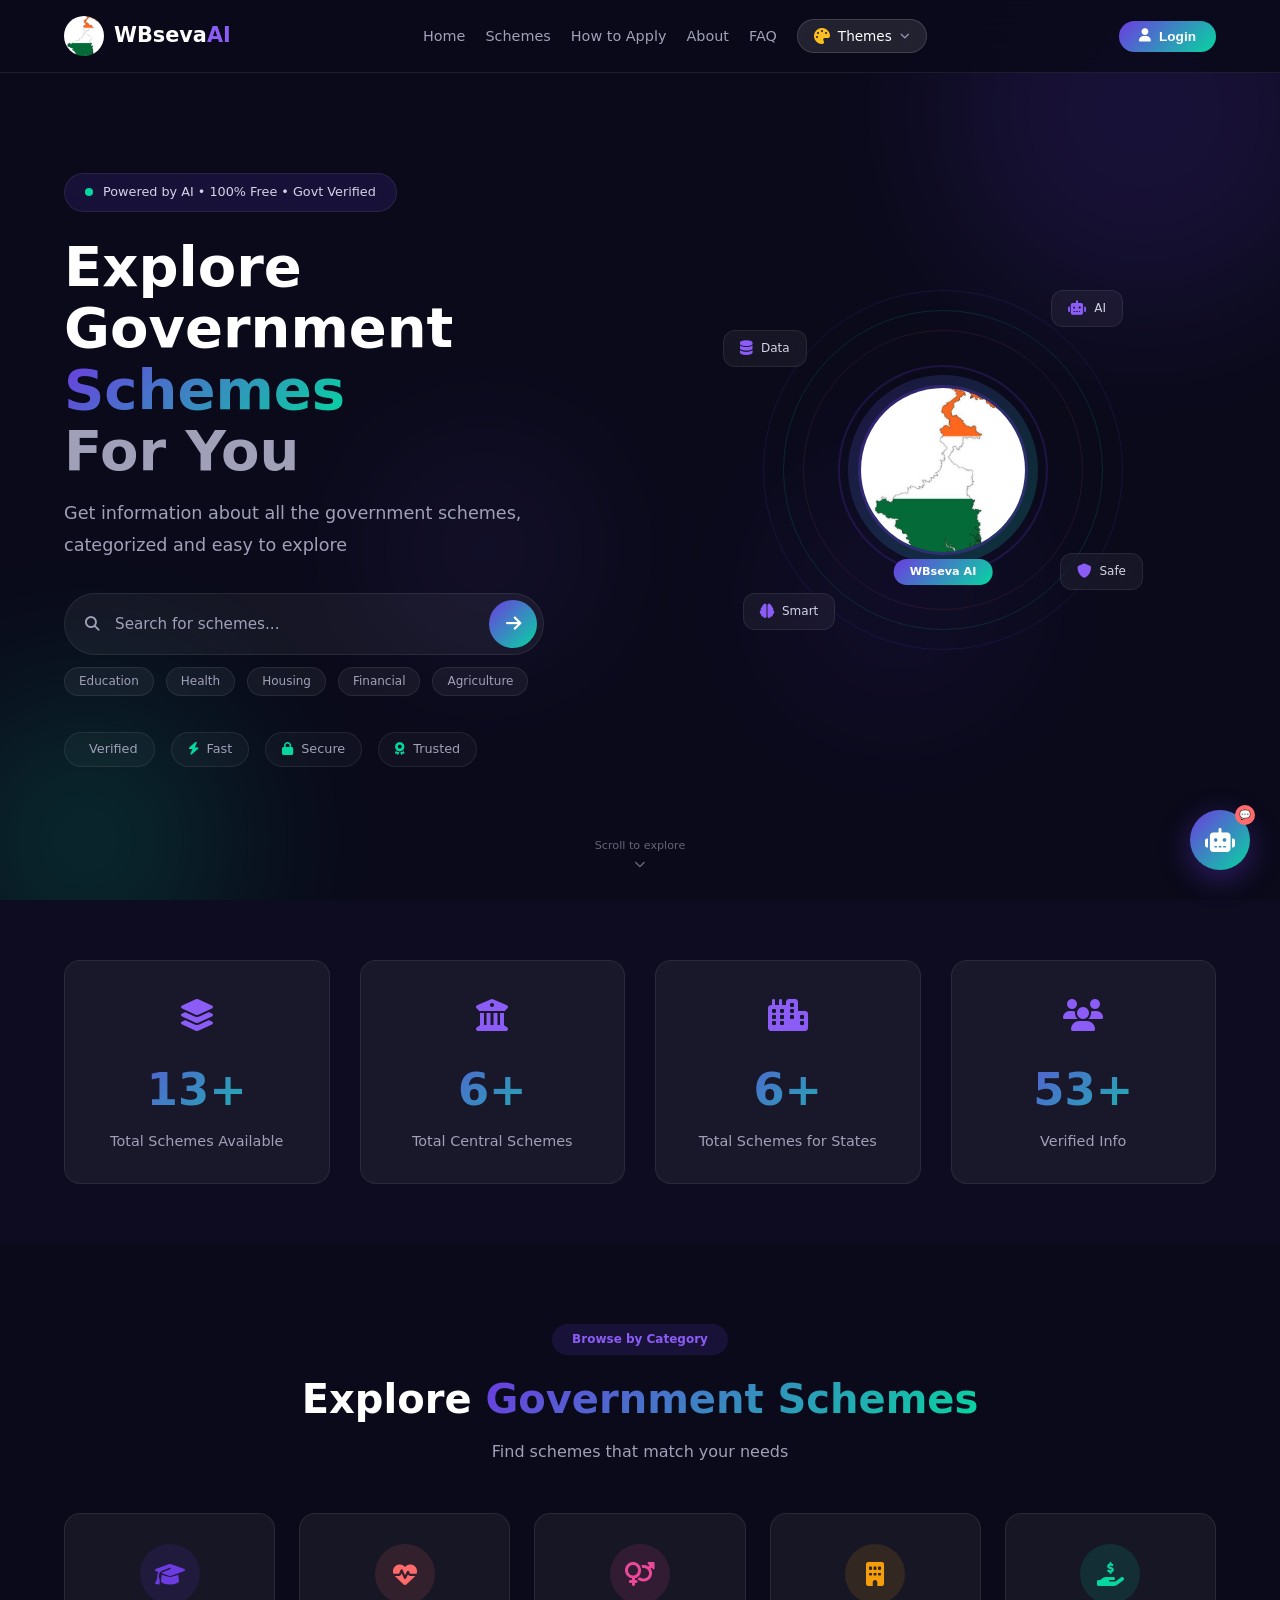
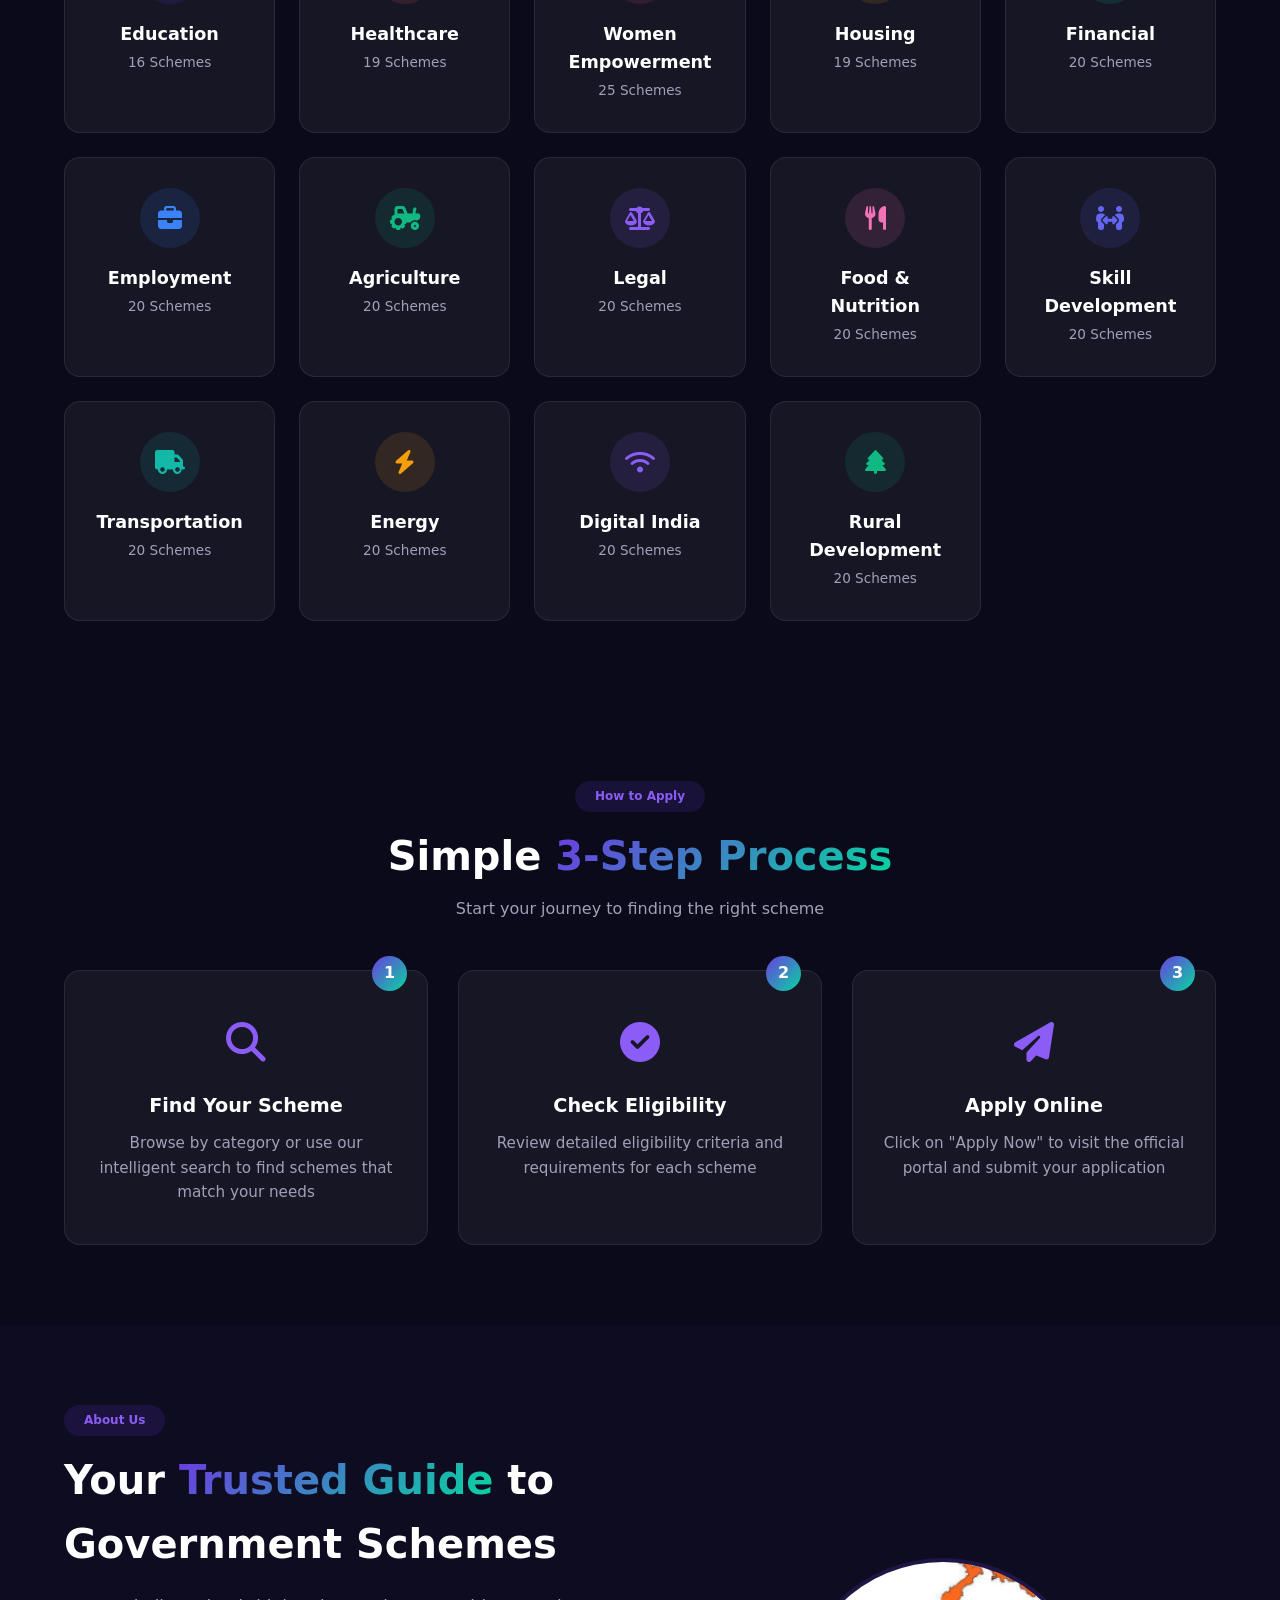
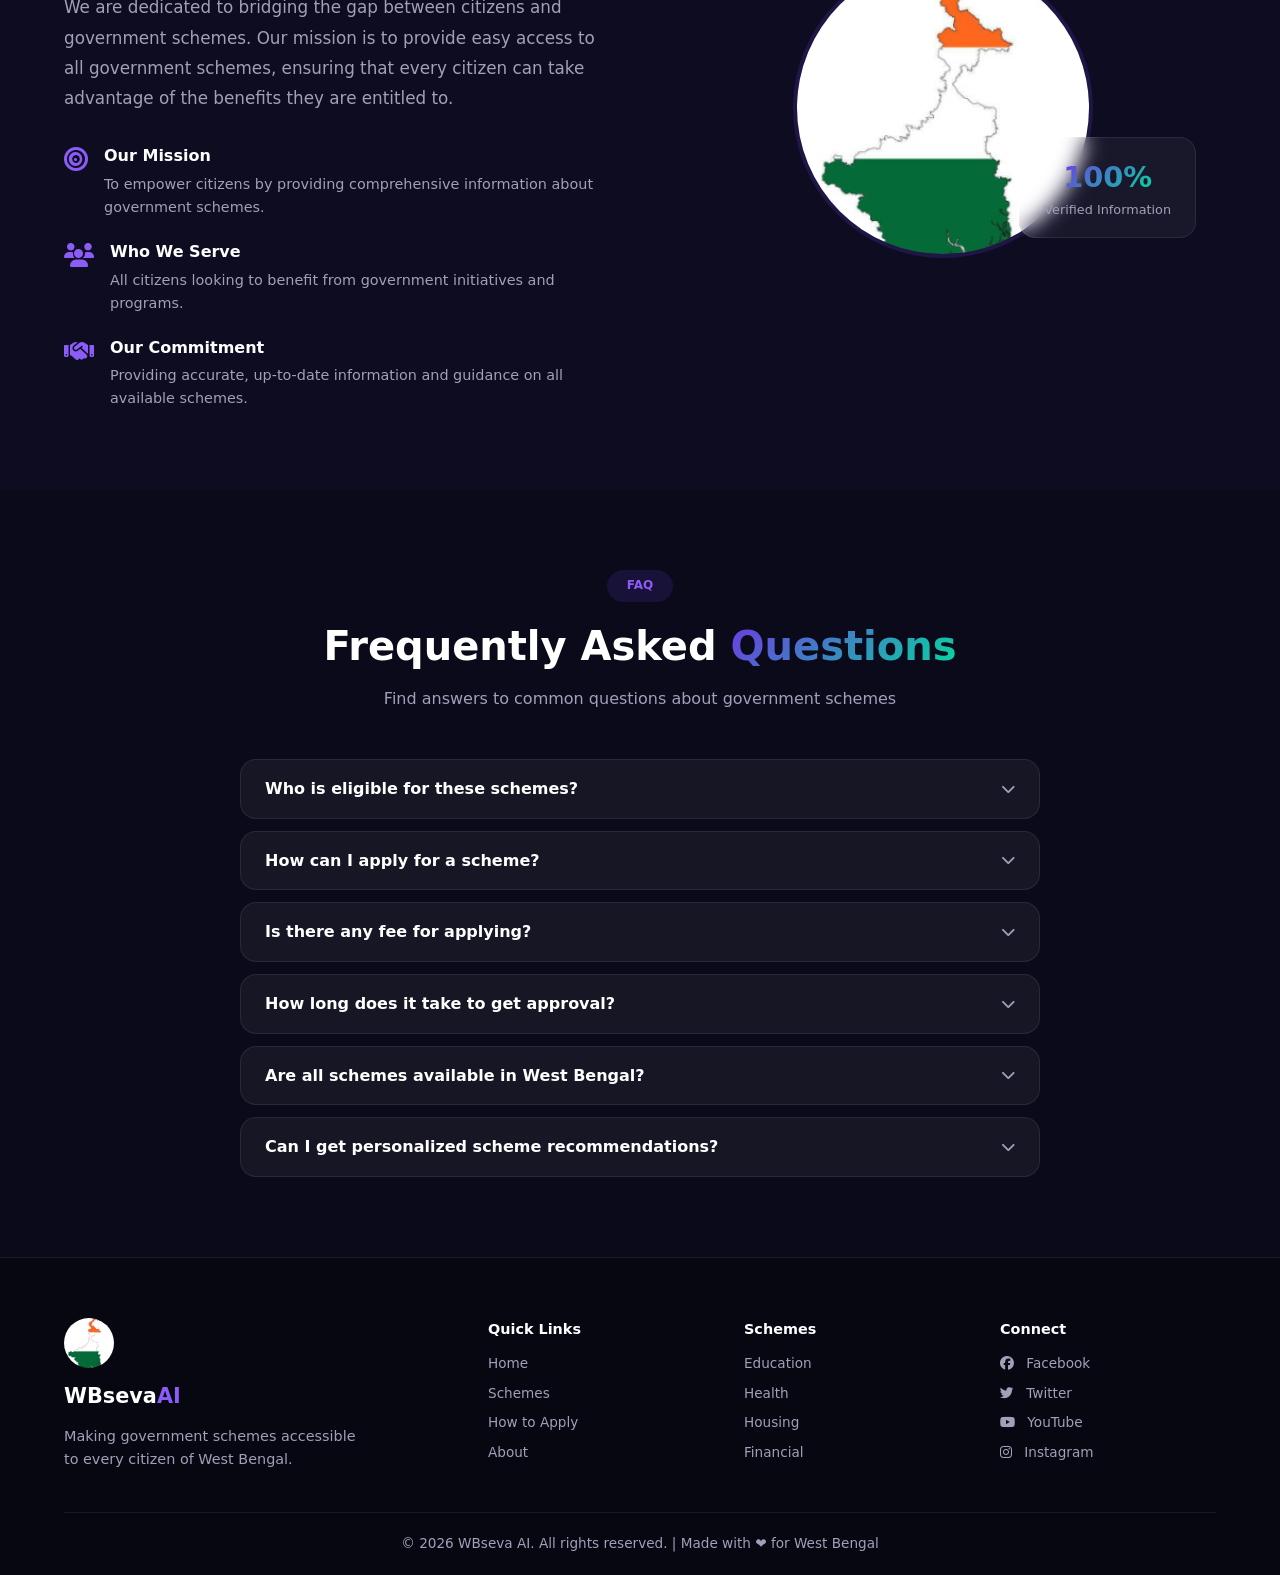
<file: index.html>
<!DOCTYPE html>
<html lang="en">
<head>
    <meta charset="UTF-8" />
    <meta name="viewport" content="width=device-width, initial-scale=1.0" />
    <title>WBseva AI - Government Schemes Portal</title>
    <link rel="stylesheet" href="https://cdnjs.cloudflare.com/ajax/libs/font-awesome/6.5.0/css/all.min.css" />
    <link rel="stylesheet" href="style.css" />
    <meta http-equiv="Cache-Control" content="no-cache, no-store, must-revalidate" />
    <meta http-equiv="Pragma" content="no-cache" />
    <meta http-equiv="Expires" content="0" />
</head>
<body>

    <!-- ==================== NAVBAR ==================== -->
    <nav class="navbar">
        <div class="nav-container">
            <div class="nav-brand">
                <img src="wbmap.png" alt="WBseva" class="nav-logo" />
                <span>WBseva<span class="brand-highlight">AI</span></span>
            </div>
            <ul class="nav-links">
                <li><a href="#home" class="active">Home</a></li>
                <li><a href="#schemes">Schemes</a></li>
                <li><a href="#how-to-apply">How to Apply</a></li>
                <li><a href="#about">About</a></li>
                <li><a href="#faq">FAQ</a></li>
                <!-- THEME BUTTON IN NAVBAR -->
                <li class="theme-nav-item">
                    <button class="theme-btn" id="themeToggleBtn">
                        <i class="fas fa-palette"></i>
                        <span>Themes</span>
                        <i class="fas fa-chevron-down theme-arrow-icon"></i>
                    </button>
                    <ul class="theme-dropdown" id="themeDropdown">
                        <li data-theme="default" class="active">
                            <span class="theme-color default"></span> Default
                        </li>
                        <li data-theme="blue">
                            <span class="theme-color blue"></span> Blue
                        </li>
                        <li data-theme="green">
                            <span class="theme-color green"></span> Green
                        </li>
                        <li data-theme="purple">
                            <span class="theme-color purple"></span> Purple
                        </li>
                        <li data-theme="orange">
                            <span class="theme-color orange"></span> Orange
                        </li>
                        <li data-theme="pink">
                            <span class="theme-color pink"></span> Pink
                        </li>
                        <li data-theme="red">
                            <span class="theme-color red"></span> Red
                        </li>
                        <li data-theme="teal">
                            <span class="theme-color teal"></span> Teal
                        </li>
                    </ul>
                </li>
            </ul>
            <div class="nav-actions">
                <button class="btn-login"><i class="fas fa-user"></i> <span>Login</span></button>
                <button class="nav-toggle" id="navToggle">
                    <i class="fas fa-bars"></i>
                </button>
            </div>
        </div>
    </nav>

    <!-- ==================== HERO SECTION ==================== -->
    <section class="hero" id="home">
        <div class="hero-bg">
            <div class="orb orb-1"></div>
            <div class="orb orb-2"></div>
            <div class="orb orb-3"></div>
            <div class="orb orb-4"></div>
        </div>

        <div class="hero-container">
            <div class="hero-content">
                <div class="hero-badge">
                    <span class="badge-dot"></span>
                    <span>Powered by AI • 100% Free • Govt Verified</span>
                </div>

                <h1 class="hero-title">
                    Explore Government
                    <span class="gradient-text">Schemes</span>
                    <span class="hero-subtitle">For You</span>
                </h1>

                <p class="hero-description">
                    Get information about all the government schemes, categorized and easy to explore
                </p>

                <!-- Search Bar -->
                <div class="hero-search">
                    <div class="search-box">
                        <i class="fas fa-search search-icon"></i>
                        <input type="text" placeholder="Search for schemes..." class="search-input" id="searchInput" />
                        <button class="search-btn" id="searchBtn">
                            <i class="fas fa-arrow-right"></i>
                        </button>
                    </div>
                    <div class="search-suggestions" id="searchSuggestions">
                        <span data-search="education">Education</span>
                        <span data-search="health">Health</span>
                        <span data-search="housing">Housing</span>
                        <span data-search="financial">Financial</span>
                        <span data-search="agriculture">Agriculture</span>
                    </div>
                </div>

                <!-- Search Results -->
                <div class="search-results" id="searchResults" style="display:none;">
                    <div class="search-results-header">
                        <h4>Search Results</h4>
                        <button class="search-results-close" id="searchResultsClose">&times;</button>
                    </div>
                    <div class="search-results-list" id="searchResultsList"></div>
                </div>

                <!-- Trust Badges -->
                <div class="trust-badges">
                    <span><i class="fas fa-shield-check"></i> Verified</span>
                    <span><i class="fas fa-bolt"></i> Fast</span>
                    <span><i class="fas fa-lock"></i> Secure</span>
                    <span><i class="fas fa-award"></i> Trusted</span>
                </div>
            </div>

            <!-- RIGHT AVATAR -->
            <div class="hero-illustration">
                <div class="avatar-container">
                    <div class="glow-ring ring-1"></div>
                    <div class="glow-ring ring-2"></div>
                    <div class="glow-ring ring-3"></div>
                    
                    <div class="avatar-wrapper">
                        <div class="avatar-glow"></div>
                        <img src="wbmap.png" alt="WBseva AI" class="avatar-img" id="avatarImg" />
                        <div class="avatar-pulse"></div>
                        <div class="avatar-label">WBseva AI</div>
                    </div>

                    <div class="float-element elem-1">
                        <i class="fas fa-robot"></i>
                        <span>AI</span>
                    </div>
                    <div class="float-element elem-2">
                        <i class="fas fa-brain"></i>
                        <span>Smart</span>
                    </div>
                    <div class="float-element elem-3">
                        <i class="fas fa-database"></i>
                        <span>Data</span>
                    </div>
                    <div class="float-element elem-4">
                        <i class="fas fa-shield"></i>
                        <span>Safe</span>
                    </div>
                </div>
            </div>
        </div>

        <div class="scroll-indicator">
            <span>Scroll to explore</span>
            <i class="fas fa-chevron-down"></i>
        </div>
    </section>

    <!-- ==================== STATISTICS SECTION ==================== -->
    <section class="stats-section" id="stats">
        <div class="container">
            <div class="stats-grid">
                <div class="stat-card">
                    <div class="stat-icon"><i class="fas fa-layer-group"></i></div>
                    <div class="stat-number-large" data-count="25">0</div>
                    <div class="stat-label">Total Schemes Available</div>
                </div>
                <div class="stat-card">
                    <div class="stat-icon"><i class="fas fa-building-columns"></i></div>
                    <div class="stat-number-large" data-count="12">0</div>
                    <div class="stat-label">Total Central Schemes</div>
                </div>
                <div class="stat-card">
                    <div class="stat-icon"><i class="fas fa-city"></i></div>
                    <div class="stat-number-large" data-count="13">0</div>
                    <div class="stat-label">Total Schemes for States</div>
                </div>
                <div class="stat-card">
                    <div class="stat-icon"><i class="fas fa-users"></i></div>
                    <div class="stat-number-large" data-count="100">0</div>
                    <div class="stat-label">Verified Info</div>
                </div>
            </div>
        </div>
    </section>

    <!-- ==================== CATEGORIES SECTION ==================== -->
    <section class="categories" id="schemes">
        <div class="container">
            <div class="section-header">
                <span class="section-tag">Browse by Category</span>
                <h2>Explore <span class="gradient-text">Government Schemes</span></h2>
                <p>Find schemes that match your needs</p>
            </div>

            <div class="categories-grid" id="categoriesGrid">
                <!-- Categories will be loaded dynamically -->
            </div>
        </div>
    </section>

    <!-- ==================== SCHEMES DISPLAY SECTION (Hidden by default) ==================== -->
    <section class="schemes-display-section" id="educationSchemes" style="display:none;">
        <div class="container">
            <div class="section-header">
                <span class="section-tag">Schemes</span>
                <h2>West Bengal <span class="gradient-text">Schemes</span></h2>
                <p>Browse all available schemes</p>
            </div>

            <div class="schemes-grid-display" id="educationSchemesGrid">
                <!-- Schemes will be loaded dynamically -->
            </div>
            
            <div class="scheme-detail-view" id="schemeDetailView" style="display:none;">
                <!-- Scheme details will be shown here -->
            </div>
            
            <div class="back-to-categories">
                <button class="back-btn" onclick="showCategories()">
                    <i class="fas fa-arrow-left"></i> Back to Categories
                </button>
            </div>
        </div>
    </section>

    <!-- ==================== HOW TO APPLY SECTION ==================== -->
    <section class="how-to-apply" id="how-to-apply">
        <div class="container">
            <div class="section-header">
                <span class="section-tag">How to Apply</span>
                <h2>Simple <span class="gradient-text">3-Step Process</span></h2>
                <p>Start your journey to finding the right scheme</p>
            </div>

            <div class="steps-grid">
                <div class="step-card">
                    <div class="step-number">1</div>
                    <div class="step-icon"><i class="fas fa-search"></i></div>
                    <h3>Find Your Scheme</h3>
                    <p>Browse by category or use our intelligent search to find schemes that match your needs</p>
                </div>
                <div class="step-card">
                    <div class="step-number">2</div>
                    <div class="step-icon"><i class="fas fa-check-circle"></i></div>
                    <h3>Check Eligibility</h3>
                    <p>Review detailed eligibility criteria and requirements for each scheme</p>
                </div>
                <div class="step-card">
                    <div class="step-number">3</div>
                    <div class="step-icon"><i class="fas fa-paper-plane"></i></div>
                    <h3>Apply Online</h3>
                    <p>Click on "Apply Now" to visit the official portal and submit your application</p>
                </div>
            </div>
        </div>
    </section>

    <!-- ==================== ABOUT SECTION ==================== -->
    <section class="about-section" id="about">
        <div class="container">
            <div class="about-grid">
                <div class="about-content">
                    <span class="section-tag">About Us</span>
                    <h2>Your <span class="gradient-text">Trusted Guide</span> to Government Schemes</h2>
                    <p>We are dedicated to bridging the gap between citizens and government schemes. Our mission is to provide easy access to all government schemes, ensuring that every citizen can take advantage of the benefits they are entitled to.</p>
                    
                    <div class="about-features">
                        <div class="about-feature">
                            <i class="fas fa-bullseye"></i>
                            <div>
                                <h4>Our Mission</h4>
                                <p>To empower citizens by providing comprehensive information about government schemes.</p>
                            </div>
                        </div>
                        <div class="about-feature">
                            <i class="fas fa-users"></i>
                            <div>
                                <h4>Who We Serve</h4>
                                <p>All citizens looking to benefit from government initiatives and programs.</p>
                            </div>
                        </div>
                        <div class="about-feature">
                            <i class="fas fa-handshake"></i>
                            <div>
                                <h4>Our Commitment</h4>
                                <p>Providing accurate, up-to-date information and guidance on all available schemes.</p>
                            </div>
                        </div>
                    </div>
                </div>
                <div class="about-image">
                    <img src="wbmap.png" alt="WBseva AI" />
                    <div class="about-stats">
                        <span>100%</span>
                        <p>Verified Information</p>
                    </div>
                </div>
            </div>
        </div>
    </section>

    <!-- ==================== FAQ SECTION ==================== -->
    <section class="faq-section" id="faq">
        <div class="container">
            <div class="section-header">
                <span class="section-tag">FAQ</span>
                <h2>Frequently Asked <span class="gradient-text">Questions</span></h2>
                <p>Find answers to common questions about government schemes</p>
            </div>

            <div class="faq-grid">
                <div class="faq-item">
                    <div class="faq-question">
                        Who is eligible for these schemes?
                        <i class="fas fa-chevron-down"></i>
                    </div>
                    <div class="faq-answer">
                        Eligibility varies by scheme. You can find specific criteria on each scheme's detail page. Generally, schemes are designed for different groups including students, farmers, women, senior citizens, and economically weaker sections.
                    </div>
                </div>
                <div class="faq-item">
                    <div class="faq-question">
                        How can I apply for a scheme?
                        <i class="fas fa-chevron-down"></i>
                    </div>
                    <div class="faq-answer">
                        Each scheme has an "Apply Now" button that redirects you to the official government portal. You can also visit the respective department's office for offline applications.
                    </div>
                </div>
                <div class="faq-item">
                    <div class="faq-question">
                        Is there any fee for applying?
                        <i class="fas fa-chevron-down"></i>
                    </div>
                    <div class="faq-answer">
                        Most government schemes are free to apply. However, some may have a nominal processing fee. This information is clearly mentioned in the scheme details.
                    </div>
                </div>
                <div class="faq-item">
                    <div class="faq-question">
                        How long does it take to get approval?
                        <i class="fas fa-chevron-down"></i>
                    </div>
                    <div class="faq-answer">
                        Processing time varies by scheme and department. Typically, it can take anywhere from 30 to 90 days. You can track your application status on the official portal.
                    </div>
                </div>
                <div class="faq-item">
                    <div class="faq-question">
                        Are all schemes available in West Bengal?
                        <i class="fas fa-chevron-down"></i>
                    </div>
                    <div class="faq-answer">
                        We list both central and state schemes. Each scheme clearly mentions its coverage area - whether it's for West Bengal, all India, or specific states.
                    </div>
                </div>
                <div class="faq-item">
                    <div class="faq-question">
                        Can I get personalized scheme recommendations?
                        <i class="fas fa-chevron-down"></i>
                    </div>
                    <div class="faq-answer">
                        Yes! Create an account to receive personalized scheme recommendations based on your profile, location, and needs.
                    </div>
                </div>
            </div>
        </div>
    </section>

    <!-- ==================== CHATBOT ==================== -->
    <div class="chatbot-toggle" id="chatbotToggle">
        <i class="fas fa-robot"></i>
        <span class="chat-notification">💬</span>
    </div>

    <div class="chatbot-container" id="chatbotContainer">
        <div class="chatbot-header">
            <div class="chatbot-header-info">
                <img src="wbmap.png" alt="WBseva AI" class="chatbot-avatar" />
                <div>
                    <h4>WBseva AI Assistant</h4>
                    <p>Online • Chat with me! 😊</p>
                </div>
            </div>
            <button class="chatbot-close" id="chatbotClose">
                <i class="fas fa-times"></i>
            </button>
        </div>

        <div class="chatbot-messages" id="chatbotMessages">
            <div class="chat-message bot">
                <div class="message-avatar">
                    <img src="wbmap.png" alt="WBseva" />
                </div>
                <div class="message-content">
                    <p>👋 Hello! I'm WBseva AI Assistant. I'm here to have a friendly chat with you! 😊</p>
                    <span class="message-time">Just now</span>
                </div>
            </div>
        </div>

        <div class="chatbot-suggestions" id="chatSuggestions">
            <button class="suggestion-btn" data-msg="Tell me a joke">😂 Tell me a joke</button>
            <button class="suggestion-btn" data-msg="How are you">😊 How are you</button>
            <button class="suggestion-btn" data-msg="What can you do">🤔 What can you do</button>
            <button class="suggestion-btn" data-msg="Tell me about West Bengal">🏛️ About WB</button>
        </div>

        <div class="chatbot-input">
            <input type="text" placeholder="Type your message..." id="chatInput" />
            <button id="chatSendBtn"><i class="fas fa-paper-plane"></i></button>
        </div>
    </div>

    <!-- ==================== FOOTER ==================== -->
    <footer class="footer">
        <div class="container">
            <div class="footer-content">
                <div class="footer-brand">
                    <img src="wbmap.png" alt="WBseva" class="footer-logo" />
                    <span>WBseva<span class="brand-highlight">AI</span></span>
                    <p>Making government schemes accessible to every citizen of West Bengal.</p>
                </div>
                <div class="footer-links">
                    <div>
                        <h4>Quick Links</h4>
                        <a href="#home">Home</a>
                        <a href="#schemes">Schemes</a>
                        <a href="#how-to-apply">How to Apply</a>
                        <a href="#about">About</a>
                    </div>
                    <div>
                        <h4>Schemes</h4>
                        <a href="#schemes">Education</a>
                        <a href="#schemes">Health</a>
                        <a href="#schemes">Housing</a>
                        <a href="#schemes">Financial</a>
                    </div>
                    <div>
                        <h4>Connect</h4>
                        <a href="#"><i class="fab fa-facebook"></i> Facebook</a>
                        <a href="#"><i class="fab fa-twitter"></i> Twitter</a>
                        <a href="#"><i class="fab fa-youtube"></i> YouTube</a>
                        <a href="#"><i class="fab fa-instagram"></i> Instagram</a>
                    </div>
                </div>
            </div>
            <div class="footer-bottom">
                <p>&copy; 2026 WBseva AI. All rights reserved. | Made with ❤️ for West Bengal</p>
            </div>
        </div>
    </footer>

    <!-- ==================== SCRIPTS - FIXED ==================== -->
    <script src="script.js"></script>
</body>
</html>
</file>
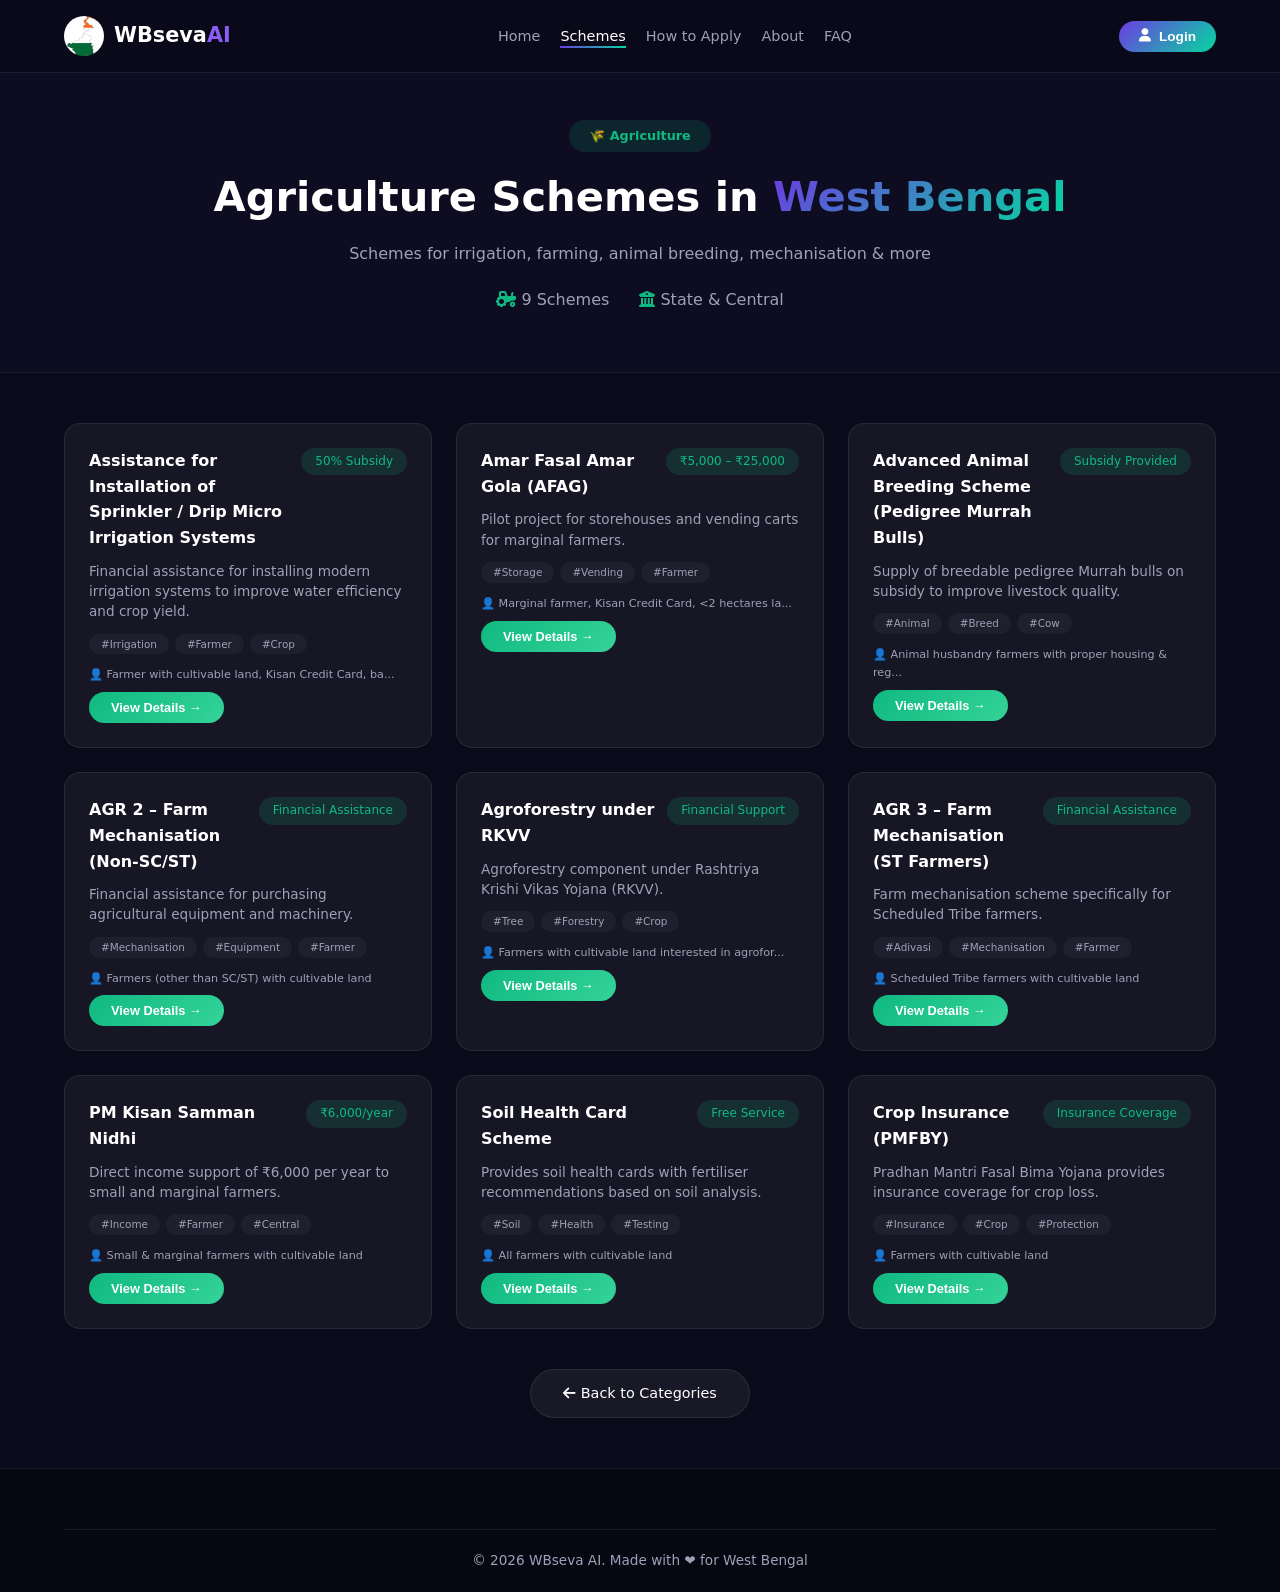
<file: agriculture-schemes.html>
<!DOCTYPE html>
<html lang="en">
<head>
    <meta charset="UTF-8" />
    <meta name="viewport" content="width=device-width, initial-scale=1.0" />
    <title>Agriculture Schemes - WBseva AI</title>
    <link rel="stylesheet" href="https://cdnjs.cloudflare.com/ajax/libs/font-awesome/6.5.0/css/all.min.css" />
    <link rel="stylesheet" href="style.css" />
    <style>
        .category-hero {
            padding: 120px 0 60px;
            text-align: center;
            background: var(--bg-section);
            border-bottom: 1px solid var(--border-color);
        }
        .category-badge {
            display: inline-block;
            background: rgba(16, 185, 129, 0.15);
            color: #10b981;
            padding: 6px 20px;
            border-radius: 50px;
            font-size: 0.8rem;
            font-weight: 600;
            margin-bottom: 12px;
        }
        .category-hero h1 {
            font-size: 2.6rem;
            font-weight: 800;
        }
        .category-hero p {
            color: var(--text-gray);
            max-width: 600px;
            margin: 10px auto 20px;
        }
        .category-stats {
            display: flex;
            justify-content: center;
            gap: 30px;
            flex-wrap: wrap;
            color: var(--text-gray);
        }
        .category-stats i {
            color: #10b981;
        }
        .schemes-grid-section {
            padding: 50px 0;
        }
        .schemes-grid {
            display: grid;
            grid-template-columns: repeat(auto-fill, minmax(340px, 1fr));
            gap: 24px;
        }
        .scheme-card {
            background: var(--bg-card);
            border: 1px solid var(--border-color);
            border-radius: var(--radius);
            padding: 24px;
            transition: 0.3s ease;
            cursor: pointer;
        }
        .scheme-card:hover {
            transform: translateY(-6px);
            border-color: #10b981;
            box-shadow: 0 20px 40px rgba(16, 185, 129, 0.15);
        }
        .scheme-card-header {
            display: flex;
            justify-content: space-between;
            align-items: flex-start;
            gap: 10px;
        }
        .scheme-card-header h3 {
            font-size: 1rem;
            font-weight: 700;
            color: var(--text-white);
            flex: 1;
        }
        .scheme-card-amount {
            background: rgba(16, 185, 129, 0.15);
            color: #10b981;
            padding: 4px 14px;
            border-radius: 50px;
            font-size: 0.75rem;
            white-space: nowrap;
        }
        .scheme-card p {
            color: var(--text-gray);
            font-size: 0.85rem;
            line-height: 1.5;
            margin: 10px 0 12px;
        }
        .scheme-card-tags {
            display: flex;
            flex-wrap: wrap;
            gap: 6px;
            margin-bottom: 12px;
        }
        .scheme-card-tags span {
            background: rgba(255,255,255,0.04);
            color: var(--text-gray);
            padding: 2px 12px;
            border-radius: 50px;
            font-size: 0.65rem;
        }
        .scheme-card-footer {
            display: flex;
            justify-content: space-between;
            align-items: center;
            flex-wrap: wrap;
            gap: 8px;
        }
        .scheme-eligibility {
            font-size: 0.7rem;
            color: var(--text-gray);
        }
        .view-detail-btn {
            background: linear-gradient(135deg, #10b981, #34d399);
            border: none;
            color: #fff;
            padding: 8px 22px;
            border-radius: 50px;
            font-weight: 600;
            font-size: 0.8rem;
            cursor: pointer;
            transition: 0.3s ease;
        }
        .view-detail-btn:hover {
            transform: scale(1.05);
            box-shadow: 0 8px 20px rgba(16, 185, 129, 0.3);
        }
        .scheme-modal {
            display: none;
            position: fixed;
            inset: 0;
            background: rgba(0,0,0,0.75);
            z-index: 9999;
            align-items: center;
            justify-content: center;
            padding: 20px;
        }
        .scheme-modal-content {
            background: var(--bg-dark);
            border: 1px solid var(--border-color);
            border-radius: var(--radius);
            max-width: 700px;
            width: 100%;
            max-height: 90vh;
            overflow-y: auto;
            padding: 40px;
            position: relative;
            animation: fadeUp 0.3s ease;
        }
        @keyframes fadeUp {
            from { opacity: 0; transform: translateY(30px); }
            to { opacity: 1; transform: translateY(0); }
        }
        .modal-close {
            position: absolute;
            top: 16px;
            right: 16px;
            background: rgba(255,255,255,0.05);
            border: 1px solid var(--border-color);
            color: var(--text-gray);
            width: 36px;
            height: 36px;
            border-radius: 50%;
            font-size: 1.3rem;
            cursor: pointer;
        }
        .modal-close:hover {
            background: rgba(255,255,255,0.12);
            color: #fff;
        }
        .modal-scheme-title {
            font-size: 1.5rem;
            font-weight: 800;
            color: var(--text-white);
            padding-right: 40px;
            margin-bottom: 10px;
        }
        .modal-scheme-meta {
            display: flex;
            flex-wrap: wrap;
            gap: 16px;
            margin-bottom: 20px;
            color: var(--text-gray);
            font-size: 0.9rem;
        }
        .modal-amount {
            color: #10b981;
            font-weight: 700;
        }
        .modal-section {
            margin-bottom: 20px;
        }
        .modal-section h4 {
            color: var(--text-white);
            margin-bottom: 6px;
        }
        .modal-section p {
            color: var(--text-gray);
            line-height: 1.6;
        }
        .modal-section ul {
            list-style: none;
            padding: 0;
        }
        .modal-section ul li {
            padding: 6px 0;
            border-bottom: 1px solid var(--border-color);
            color: var(--text-gray);
            display: flex;
            align-items: center;
            gap: 10px;
        }
        .modal-section ul li::before {
            content: "✓";
            color: #10b981;
            font-weight: 700;
        }
        .modal-actions {
            display: flex;
            flex-wrap: wrap;
            gap: 12px;
            margin-top: 20px;
        }
        .modal-apply-btn {
            background: linear-gradient(135deg, #10b981, #34d399);
            color: #fff;
            padding: 12px 30px;
            border-radius: 50px;
            text-decoration: none;
            font-weight: 600;
            display: inline-flex;
            align-items: center;
            gap: 8px;
        }
        .modal-apply-btn:hover {
            transform: translateY(-2px);
            box-shadow: 0 8px 25px rgba(16, 185, 129, 0.35);
        }
        .modal-save-btn,
        .modal-share-btn {
            background: rgba(255,255,255,0.05);
            border: 1px solid var(--border-color);
            color: var(--text-gray);
            padding: 12px 24px;
            border-radius: 50px;
            font-weight: 500;
            cursor: pointer;
            transition: 0.3s ease;
        }
        .modal-save-btn:hover {
            border-color: #10b981;
            color: #10b981;
        }
        .modal-share-btn:hover {
            border-color: #3b82f6;
            color: #3b82f6;
        }
        .back-to-categories {
            text-align: center;
            margin-top: 40px;
        }
        .back-btn {
            background: rgba(255,255,255,0.06);
            border: 1px solid var(--border-color);
            color: var(--text-white);
            padding: 12px 32px;
            border-radius: 50px;
            display: inline-block;
            text-decoration: none;
        }
        .back-btn:hover {
            background: rgba(255,255,255,0.12);
        }
        .no-schemes {
            text-align: center;
            padding: 60px 20px;
            color: var(--text-gray);
            grid-column: 1 / -1;
        }
        .no-schemes i {
            font-size: 3rem;
            color: #ef4444;
            display: block;
            margin-bottom: 16px;
        }
        @media (max-width: 600px) {
            .category-hero h1 { font-size: 1.8rem; }
            .schemes-grid { grid-template-columns: 1fr; }
            .scheme-modal-content { padding: 24px; }
        }
    </style>
</head>
<body>

    <!-- ===== NAVBAR ===== -->
    <nav class="navbar">
        <div class="nav-container">
            <div class="nav-brand">
                <img src="wbmap.png" alt="WBseva" class="nav-logo" />
                <span>WBseva<span class="brand-highlight">AI</span></span>
            </div>
            <ul class="nav-links">
                <li><a href="index.html">Home</a></li>
                <li><a href="index.html#schemes" class="active">Schemes</a></li>
                <li><a href="index.html#how-to-apply">How to Apply</a></li>
                <li><a href="index.html#about">About</a></li>
                <li><a href="index.html#faq">FAQ</a></li>
            </ul>
            <div class="nav-actions">
                <button class="btn-login"><i class="fas fa-user"></i> Login</button>
                <button class="nav-toggle" id="navToggle"><i class="fas fa-bars"></i></button>
            </div>
        </div>
    </nav>

    <!-- ===== HERO ===== -->
    <section class="category-hero">
        <div class="container">
            <span class="category-badge">🌾 Agriculture</span>
            <h1>Agriculture Schemes in <span class="gradient-text">West Bengal</span></h1>
            <p>Schemes for irrigation, farming, animal breeding, mechanisation & more</p>
            <div class="category-stats">
                <span><i class="fas fa-tractor"></i> <span id="schemeCount">0</span> Schemes</span>
                <span><i class="fas fa-building-columns"></i> State &amp; Central</span>
            </div>
        </div>
    </section>

    <!-- ===== SCHEMES GRID ===== -->
    <section class="schemes-grid-section">
        <div class="container">
            <div class="schemes-grid" id="schemesGrid"></div>
            <div class="back-to-categories">
                <a href="index.html#schemes" class="back-btn"><i class="fas fa-arrow-left"></i> Back to Categories</a>
            </div>
        </div>
    </section>

    <!-- ===== MODAL ===== -->
    <div class="scheme-modal" id="schemeModal">
        <div class="scheme-modal-content">
            <button class="modal-close" onclick="closeModal()">&times;</button>
            <div id="modalBody"></div>
        </div>
    </div>

    <!-- ===== FOOTER ===== -->
    <footer class="footer">
        <div class="container">
            <div class="footer-bottom">
                <p>&copy; 2026 WBseva AI. Made with ❤️ for West Bengal</p>
            </div>
        </div>
    </footer>

    <!-- ===== SCRIPTS ===== -->
    <script>
        // ==========================================
        // ALL 9 AGRICULTURE SCHEMES
        // ==========================================
        const agricultureSchemes = [
            {
                id: "agri1",
                title: "Assistance for Installation of Sprinkler / Drip Micro Irrigation Systems",
                category: "Agriculture",
                amount: "50% Subsidy",
                state: "West Bengal",
                level: "State",
                eligibility: "Farmer with cultivable land, Kisan Credit Card, bank account",
                description: "Financial assistance for installing modern irrigation systems to improve water efficiency and crop yield.",
                applyLink: "https://www.wb.gov.in/irrigation-scheme",
                tags: ["Irrigation", "Farmer", "Crop"],
                benefits: ["50% subsidy", "Technical support", "Water conservation", "Increased productivity"],
                documents: ["Land papers", "Aadhaar", "Bank account", "Kisan Card", "Photo"]
            },
            {
                id: "agri2",
                title: "Amar Fasal Amar Gola (AFAG)",
                category: "Agriculture",
                amount: "₹5,000 – ₹25,000",
                state: "West Bengal",
                level: "State",
                eligibility: "Marginal farmer, Kisan Credit Card, <2 hectares land",
                description: "Pilot project for storehouses and vending carts for marginal farmers.",
                applyLink: "https://www.wb.gov.in/amar-fasal-amar-gola",
                tags: ["Storage", "Vending", "Farmer"],
                benefits: ["₹5,000–₹25,000 for warehouses", "₹10,000 for vending carts", "Direct bank transfer"],
                documents: ["Land records", "Aadhaar", "Kisan Card", "Bank account", "Photo"]
            },
            {
                id: "agri3",
                title: "Advanced Animal Breeding Scheme (Pedigree Murrah Bulls)",
                category: "Agriculture",
                amount: "Subsidy Provided",
                state: "West Bengal",
                level: "State",
                eligibility: "Animal husbandry farmers with proper housing & registration",
                description: "Supply of breedable pedigree Murrah bulls on subsidy to improve livestock quality.",
                applyLink: "https://www.wb.gov.in/animal-breeding",
                tags: ["Animal", "Breed", "Cow"],
                benefits: ["Breedable bulls at subsidised rates", "Better milk production", "Income generation"],
                documents: ["Aadhaar", "Animal Husbandry Registration", "Bank account", "Land papers", "Photo"]
            },
            {
                id: "agri4",
                title: "AGR 2 – Farm Mechanisation (Non-SC/ST)",
                category: "Agriculture",
                amount: "Financial Assistance",
                state: "West Bengal",
                level: "State",
                eligibility: "Farmers (other than SC/ST) with cultivable land",
                description: "Financial assistance for purchasing agricultural equipment and machinery.",
                applyLink: "https://www.wb.gov.in/farm-mechanization",
                tags: ["Mechanisation", "Equipment", "Farmer"],
                benefits: ["Financial aid", "Subsidy on machinery", "Improved efficiency"],
                documents: ["Aadhaar", "Land papers", "Bank account", "Farmer registration", "Photo"]
            },
            {
                id: "agri5",
                title: "Agroforestry under RKVV",
                category: "Agriculture",
                amount: "Financial Support",
                state: "West Bengal",
                level: "State",
                eligibility: "Farmers with cultivable land interested in agroforestry",
                description: "Agroforestry component under Rashtriya Krishi Vikas Yojana (RKVV).",
                applyLink: "https://www.wb.gov.in/agroforestry",
                tags: ["Tree", "Forestry", "Crop"],
                benefits: ["Financial support", "Sustainable farming", "Additional income from trees"],
                documents: ["Aadhaar", "Land papers", "Bank account", "Farmer registration", "Photo"]
            },
            {
                id: "agri6",
                title: "AGR 3 – Farm Mechanisation (ST Farmers)",
                category: "Agriculture",
                amount: "Financial Assistance",
                state: "West Bengal",
                level: "State",
                eligibility: "Scheduled Tribe farmers with cultivable land",
                description: "Farm mechanisation scheme specifically for Scheduled Tribe farmers.",
                applyLink: "https://www.wb.gov.in/farm-mechanization-st",
                tags: ["Adivasi", "Mechanisation", "Farmer"],
                benefits: ["Financial aid", "Special subsidy for ST", "Farm modernisation"],
                documents: ["Aadhaar", "ST Certificate", "Land papers", "Bank account", "Registration"]
            },
            {
                id: "agri7",
                title: "PM Kisan Samman Nidhi",
                category: "Agriculture",
                amount: "₹6,000/year",
                state: "All India",
                level: "Central",
                eligibility: "Small & marginal farmers with cultivable land",
                description: "Direct income support of ₹6,000 per year to small and marginal farmers.",
                applyLink: "https://pmkisan.gov.in",
                tags: ["Income", "Farmer", "Central"],
                benefits: ["₹6,000/year", "3 instalments", "Direct bank transfer"],
                documents: ["Aadhaar", "Land papers", "Bank account", "Farmer registration", "Photo"]
            },
            {
                id: "agri8",
                title: "Soil Health Card Scheme",
                category: "Agriculture",
                amount: "Free Service",
                state: "All India",
                level: "Central",
                eligibility: "All farmers with cultivable land",
                description: "Provides soil health cards with fertiliser recommendations based on soil analysis.",
                applyLink: "https://soilhealth.dac.gov.in",
                tags: ["Soil", "Health", "Testing"],
                benefits: ["Free soil testing", "Soil health card", "Fertiliser recommendations"],
                documents: ["Aadhaar", "Land papers", "Farmer registration"]
            },
            {
                id: "agri9",
                title: "Crop Insurance (PMFBY)",
                category: "Agriculture",
                amount: "Insurance Coverage",
                state: "All India",
                level: "Central",
                eligibility: "Farmers with cultivable land",
                description: "Pradhan Mantri Fasal Bima Yojana provides insurance coverage for crop loss.",
                applyLink: "https://pmfby.gov.in",
                tags: ["Insurance", "Crop", "Protection"],
                benefits: ["Crop loss insurance", "Low premium", "Protection against natural calamities"],
                documents: ["Aadhaar", "Land papers", "Bank account", "Farmer registration", "Crop details"]
            }
        ];

        // ==========================================
        // RENDER SCHEMES
        // ==========================================
        function renderSchemes() {
            const grid = document.getElementById('schemesGrid');
            if (!grid) return;

            // Update count
            document.getElementById('schemeCount').textContent = agricultureSchemes.length;

            if (agricultureSchemes.length === 0) {
                grid.innerHTML = `<div class="no-schemes"><i class="fas fa-tractor"></i><h3>No schemes found</h3></div>`;
                return;
            }

            grid.innerHTML = agricultureSchemes.map(s => `
                <div class="scheme-card">
                    <div class="scheme-card-header">
                        <h3>${s.title}</h3>
                        <span class="scheme-card-amount">${s.amount}</span>
                    </div>
                    <p>${s.description.substring(0, 120)}${s.description.length > 120 ? '...' : ''}</p>
                    <div class="scheme-card-tags">${s.tags.map(t => `<span>#${t}</span>`).join('')}</div>
                    <div class="scheme-card-footer">
                        <span class="scheme-eligibility">👤 ${s.eligibility.substring(0, 50)}${s.eligibility.length > 50 ? '...' : ''}</span>
                        <button class="view-detail-btn" onclick="openModal('${s.id}')">View Details →</button>
                    </div>
                </div>
            `).join('');
        }

        // ==========================================
        // MODAL FUNCTIONS
        // ==========================================
        function openModal(id) {
            const s = agricultureSchemes.find(x => x.id === id);
            if (!s) return;

            const modal = document.getElementById('schemeModal');
            const body = document.getElementById('modalBody');

            body.innerHTML = `
                <h2 class="modal-scheme-title">${s.title}</h2>
                <div class="modal-scheme-meta">
                    <span>📂 ${s.category}</span>
                    <span class="modal-amount">💰 ${s.amount}</span>
                    <span>📍 ${s.state}</span>
                    <span>🏷️ ${s.level}</span>
                </div>
                <div class="modal-section"><h4>📋 Description</h4><p>${s.description}</p></div>
                <div class="modal-section"><h4>✅ Eligibility</h4><p>${s.eligibility}</p></div>
                <div class="modal-section"><h4>🎯 Benefits</h4><ul>${s.benefits.map(b => `<li>${b}</li>`).join('')}</ul></div>
                <div class="modal-section"><h4>📄 Documents</h4><ul>${s.documents.map(d => `<li>${d}</li>`).join('')}</ul></div>
                <div class="modal-actions">
                    <a href="${s.applyLink}" target="_blank" class="modal-apply-btn"><i class="fas fa-external-link-alt"></i> Apply Now</a>
                    <button class="modal-save-btn" onclick="saveScheme('${s.id}')"><i class="fas fa-bookmark"></i> Save</button>
                    <button class="modal-share-btn" onclick="shareScheme('${s.id}')"><i class="fas fa-share-alt"></i> Share</button>
                </div>
            `;

            modal.style.display = 'flex';
            document.body.style.overflow = 'hidden';
        }

        function closeModal() {
            document.getElementById('schemeModal').style.display = 'none';
            document.body.style.overflow = 'auto';
        }

        document.getElementById('schemeModal').addEventListener('click', function(e) {
            if (e.target === this) closeModal();
        });

        document.addEventListener('keydown', function(e) {
            if (e.key === 'Escape') closeModal();
        });

        // ==========================================
        // SAVE / SHARE
        // ==========================================
        function saveScheme(id) {
            const s = agricultureSchemes.find(x => x.id === id);
            if (!s) return;
            const saved = JSON.parse(localStorage.getItem('savedSchemes') || '[]');
            if (!saved.includes(id)) {
                saved.push(id);
                localStorage.setItem('savedSchemes', JSON.stringify(saved));
                alert(`✅ "${s.title}" saved!`);
            } else {
                alert(`⚠️ "${s.title}" already saved.`);
            }
        }

        function shareScheme(id) {
            const s = agricultureSchemes.find(x => x.id === id);
            if (!s) return;
            const text = `🌾 ${s.title}\n💰 ${s.amount}\n✅ ${s.eligibility}\n🔗 ${s.applyLink}`;
            if (navigator.share) {
                navigator.share({ title: s.title, text, url: s.applyLink }).catch(() => {});
            } else {
                navigator.clipboard.writeText(text).then(() => alert('✅ Copied to clipboard!'));
            }
        }

        // ==========================================
        // THEME SWITCHER (Minimal)
        // ==========================================
        const savedTheme = localStorage.getItem('wbseva-theme') || 'default';
        if (savedTheme !== 'default') {
            document.documentElement.classList.add(`theme-${savedTheme}`);
        }

        // ==========================================
        // NAVBAR TOGGLE
        // ==========================================
        document.getElementById('navToggle')?.addEventListener('click', function() {
            document.querySelector('.nav-links').classList.toggle('active');
        });

        // ==========================================
        // LOAD
        // ==========================================
        document.addEventListener('DOMContentLoaded', renderSchemes);
        console.log('✅ Agriculture page loaded with', agricultureSchemes.length, 'schemes');
    </script>
</body>
</html>
</file>
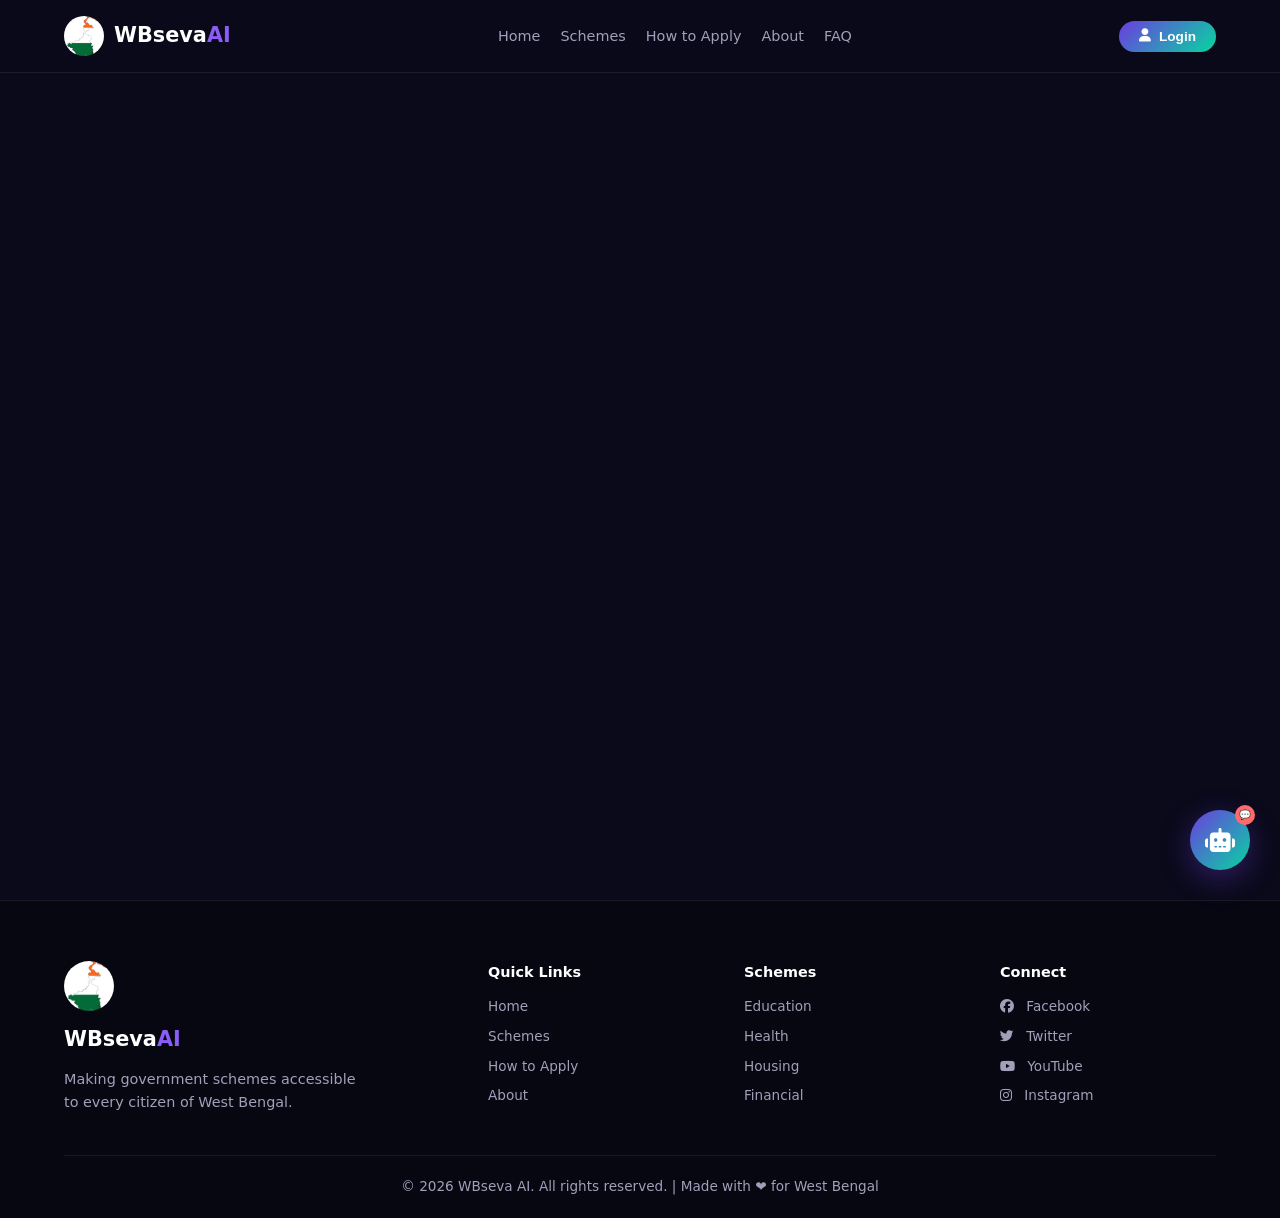
<file: scheme-details.html>
<!DOCTYPE html>
<html lang="en">
<head>
    <meta charset="UTF-8" />
    <meta name="viewport" content="width=device-width, initial-scale=1.0" />
    <title>Scheme Details - WBseva AI</title>
    <link rel="stylesheet" href="https://cdnjs.cloudflare.com/ajax/libs/font-awesome/6.5.0/css/all.min.css" />
    <link rel="stylesheet" href="style.css" />
    <style>
        /* Additional styles for scheme details */
        .scheme-details-section {
            padding: 120px 0 60px;
            min-height: 100vh;
        }

        .scheme-details-container {
            max-width: 900px;
            margin: 0 auto;
        }

        .scheme-breadcrumb {
            display: flex;
            align-items: center;
            gap: 10px;
            font-size: 0.85rem;
            color: var(--text-gray);
            margin-bottom: 30px;
            flex-wrap: wrap;
        }

        .scheme-breadcrumb a {
            color: var(--primary-light);
            text-decoration: none;
            transition: var(--transition);
        }

        .scheme-breadcrumb a:hover {
            color: var(--text-white);
        }

        .scheme-details-card {
            background: var(--bg-card);
            border: 1px solid var(--border-color);
            border-radius: var(--radius);
            padding: 40px;
            backdrop-filter: blur(10px);
        }

        .scheme-header {
            margin-bottom: 30px;
            padding-bottom: 20px;
            border-bottom: 1px solid var(--border-color);
        }

        .scheme-badge {
            display: flex;
            gap: 10px;
            margin-bottom: 12px;
        }

        .badge-state {
            background: rgba(108, 60, 225, 0.15);
            color: var(--primary-light);
            padding: 4px 16px;
            border-radius: 50px;
            font-size: 0.75rem;
            font-weight: 600;
        }

        .badge-level {
            background: rgba(6, 214, 160, 0.15);
            color: #06D6A0;
            padding: 4px 16px;
            border-radius: 50px;
            font-size: 0.75rem;
            font-weight: 600;
        }

        .scheme-header h1 {
            font-size: 2rem;
            font-weight: 800;
            margin-bottom: 12px;
        }

        .scheme-tags {
            display: flex;
            gap: 8px;
            flex-wrap: wrap;
        }

        .scheme-tags span {
            background: rgba(255, 255, 255, 0.05);
            padding: 4px 14px;
            border-radius: 50px;
            font-size: 0.7rem;
            color: var(--text-gray);
            border: 1px solid var(--border-color);
        }

        .scheme-tabs {
            display: flex;
            gap: 4px;
            margin-bottom: 30px;
            border-bottom: 1px solid var(--border-color);
            flex-wrap: wrap;
        }

        .tab-btn {
            background: none;
            border: none;
            color: var(--text-gray);
            padding: 10px 20px;
            font-size: 0.85rem;
            font-weight: 600;
            cursor: pointer;
            transition: var(--transition);
            border-bottom: 3px solid transparent;
            font-family: inherit;
        }

        .tab-btn:hover {
            color: var(--text-white);
        }

        .tab-btn.active {
            color: var(--primary-light);
            border-bottom-color: var(--primary);
        }

        .tab-pane {
            display: none;
            animation: fadeIn 0.3s ease;
        }

        .tab-pane.active {
            display: block;
        }

        .tab-pane h3 {
            font-size: 1.2rem;
            margin-bottom: 16px;
            color: var(--text-white);
        }

        .tab-pane p {
            color: var(--text-gray);
            line-height: 1.8;
        }

        .tab-pane ul {
            list-style: none;
            padding: 0;
        }

        .tab-pane ul li {
            padding: 10px 0;
            color: var(--text-gray);
            border-bottom: 1px solid var(--border-color);
            display: flex;
            align-items: center;
            gap: 10px;
        }

        .tab-pane ul li::before {
            content: '✓';
            color: #06D6A0;
            font-weight: 700;
        }

        .subsidy-box {
            margin-top: 20px;
            padding: 16px 20px;
            background: rgba(6, 214, 160, 0.1);
            border: 1px solid rgba(6, 214, 160, 0.2);
            border-radius: 12px;
            color: var(--text-white);
        }

        .subsidy-box strong {
            color: #06D6A0;
        }

        .apply-section {
            text-align: center;
            padding: 20px 0;
        }

        .apply-btn {
            display: inline-block;
            padding: 14px 40px;
            background: var(--primary-gradient);
            color: white;
            border: none;
            border-radius: 50px;
            font-weight: 700;
            font-size: 1rem;
            cursor: pointer;
            transition: var(--transition);
            text-decoration: none;
            margin-top: 10px;
        }

        .apply-btn:hover {
            transform: translateY(-3px);
            box-shadow: 0 10px 40px rgba(108, 60, 225, 0.4);
        }

        .scheme-actions {
            display: flex;
            gap: 12px;
            margin-top: 30px;
            padding-top: 20px;
            border-top: 1px solid var(--border-color);
            flex-wrap: wrap;
        }

        .action-btn {
            padding: 8px 20px;
            background: rgba(255, 255, 255, 0.05);
            border: 1px solid var(--border-color);
            border-radius: 50px;
            color: var(--text-gray);
            cursor: pointer;
            transition: var(--transition);
            font-family: inherit;
            font-size: 0.85rem;
            display: flex;
            align-items: center;
            gap: 8px;
        }

        .action-btn:hover {
            background: rgba(255, 255, 255, 0.1);
            color: var(--text-white);
        }

        .action-btn.save-btn:hover {
            border-color: #6C3CE1;
            color: #6C3CE1;
        }

        .action-btn.pdf-btn:hover {
            border-color: #EF4444;
            color: #EF4444;
        }

        .action-btn.share-btn:hover {
            border-color: #3B82F6;
            color: #3B82F6;
        }

        .related-schemes {
            margin-top: 40px;
        }

        .related-schemes h3 {
            font-size: 1.3rem;
            margin-bottom: 20px;
        }

        .related-grid {
            display: grid;
            grid-template-columns: repeat(auto-fit, minmax(250px, 1fr));
            gap: 20px;
        }

        .related-card {
            background: var(--bg-card);
            border: 1px solid var(--border-color);
            border-radius: var(--radius);
            padding: 20px;
            cursor: pointer;
            transition: var(--transition);
        }

        .related-card:hover {
            transform: translateY(-5px);
            border-color: var(--primary);
        }

        .related-card h4 {
            font-size: 0.95rem;
            margin-bottom: 6px;
        }

        .related-card p {
            font-size: 0.8rem;
            color: var(--text-gray);
        }

        .error-container {
            text-align: center;
            padding: 60px 20px;
        }

        .error-container i {
            font-size: 3rem;
            color: #FF6B6B;
            display: block;
            margin-bottom: 16px;
        }

        .error-container h3 {
            font-size: 1.5rem;
            margin-bottom: 10px;
        }

        .error-container p {
            color: var(--text-gray);
            margin-bottom: 20px;
        }

        .error-container .go-home-btn {
            padding: 12px 30px;
            background: var(--primary-gradient);
            border: none;
            border-radius: 50px;
            color: white;
            font-weight: 600;
            cursor: pointer;
            font-size: 1rem;
            transition: var(--transition);
        }

        .error-container .go-home-btn:hover {
            transform: translateY(-2px);
            box-shadow: 0 8px 30px rgba(108, 60, 225, 0.4);
        }

        /* Scheme Grid */
        .schemes-grid {
            display: grid;
            grid-template-columns: repeat(auto-fill, minmax(320px, 1fr));
            gap: 24px;
            padding: 20px 0;
        }

        .scheme-card {
            background: var(--bg-card);
            border: 1px solid var(--border-color);
            border-radius: var(--radius);
            padding: 24px;
            cursor: pointer;
            transition: var(--transition);
        }

        .scheme-card:hover {
            transform: translateY(-5px);
            border-color: var(--primary);
            box-shadow: 0 20px 60px rgba(108, 60, 225, 0.15);
        }

        .scheme-card h3 {
            font-size: 1rem;
            font-weight: 700;
            color: var(--text-white);
            margin-bottom: 8px;
        }

        .scheme-card p {
            font-size: 0.85rem;
            color: var(--text-gray);
            line-height: 1.6;
            margin-bottom: 12px;
        }

        .scheme-card .scheme-subsidy {
            display: inline-block;
            background: rgba(6, 214, 160, 0.15);
            color: #06D6A0;
            padding: 4px 12px;
            border-radius: 50px;
            font-size: 0.75rem;
            font-weight: 600;
        }

        .view-details-btn {
            background: linear-gradient(135deg, #06D6A0, #10B981);
            color: white;
            border: none;
            padding: 8px 20px;
            border-radius: 50px;
            font-weight: 600;
            cursor: pointer;
            transition: var(--transition);
            margin-top: 10px;
            font-size: 0.85rem;
        }

        .view-details-btn:hover {
            transform: scale(1.05);
            box-shadow: 0 8px 30px rgba(6, 214, 160, 0.4);
        }

        @keyframes fadeIn {
            from { opacity: 0; transform: translateY(10px); }
            to { opacity: 1; transform: translateY(0); }
        }

        @media (max-width: 768px) {
            .scheme-details-card {
                padding: 20px;
            }
            .scheme-header h1 {
                font-size: 1.5rem;
            }
            .tab-btn {
                padding: 8px 14px;
                font-size: 0.75rem;
            }
            .scheme-actions {
                justify-content: center;
            }
            .schemes-grid {
                grid-template-columns: 1fr;
            }
        }
    </style>
</head>
<body>

    <!-- NAVBAR -->
    <nav class="navbar">
        <div class="nav-container">
            <div class="nav-brand">
                <img src="wbmap.png" alt="WBseva" class="nav-logo" />
                <span>WBseva<span class="brand-highlight">AI</span></span>
            </div>
            <ul class="nav-links">
                <li><a href="index.html">Home</a></li>
                <li><a href="index.html#schemes">Schemes</a></li>
                <li><a href="index.html#how-to-apply">How to Apply</a></li>
                <li><a href="index.html#about">About</a></li>
                <li><a href="index.html#faq">FAQ</a></li>
            </ul>
            <div class="nav-actions">
                <button class="btn-login"><i class="fas fa-user"></i> <span>Login</span></button>
                <button class="nav-toggle" id="navToggle">
                    <i class="fas fa-bars"></i>
                </button>
            </div>
        </div>
    </nav>

    <!-- SCHEME DETAILS SECTION -->
    <section class="scheme-details-section" id="schemeDetails">
        <div class="container">
            <div class="scheme-details-container" id="schemeDetailsContainer">
                <!-- Content will be loaded here -->
            </div>
        </div>
    </section>

    <!-- CHATBOT -->
    <div class="chatbot-toggle" id="chatbotToggle">
        <i class="fas fa-robot"></i>
        <span class="chat-notification">💬</span>
    </div>

    <div class="chatbot-container" id="chatbotContainer">
        <div class="chatbot-header">
            <div class="chatbot-header-info">
                <img src="wbmap.png" alt="WBseva AI" class="chatbot-avatar" />
                <div>
                    <h4>WBseva AI Assistant</h4>
                    <p>Online • Chat with me! 😊</p>
                </div>
            </div>
            <button class="chatbot-close" id="chatbotClose">
                <i class="fas fa-times"></i>
            </button>
        </div>

        <div class="chatbot-messages" id="chatbotMessages">
            <div class="chat-message bot">
                <div class="message-avatar">
                    <img src="wbmap.png" alt="WBseva" />
                </div>
                <div class="message-content">
                    <p>👋 Hello! I'm WBseva AI Assistant. I'm here to have a friendly chat with you! 😊</p>
                    <span class="message-time">Just now</span>
                </div>
            </div>
        </div>

        <div class="chatbot-suggestions" id="chatSuggestions">
            <button class="suggestion-btn" data-msg="Tell me a joke">😂 Tell me a joke</button>
            <button class="suggestion-btn" data-msg="How are you">😊 How are you</button>
            <button class="suggestion-btn" data-msg="What can you do">🤔 What can you do</button>
            <button class="suggestion-btn" data-msg="Tell me about West Bengal">🏛️ About WB</button>
        </div>

        <div class="chatbot-input">
            <input type="text" placeholder="Type your message..." id="chatInput" />
            <button id="chatSendBtn"><i class="fas fa-paper-plane"></i></button>
        </div>
    </div>

    <!-- FOOTER -->
    <footer class="footer">
        <div class="container">
            <div class="footer-content">
                <div class="footer-brand">
                    <img src="wbmap.png" alt="WBseva" class="footer-logo" />
                    <span>WBseva<span class="brand-highlight">AI</span></span>
                    <p>Making government schemes accessible to every citizen of West Bengal.</p>
                </div>
                <div class="footer-links">
                    <div>
                        <h4>Quick Links</h4>
                        <a href="index.html">Home</a>
                        <a href="index.html#schemes">Schemes</a>
                        <a href="index.html#how-to-apply">How to Apply</a>
                        <a href="index.html#about">About</a>
                    </div>
                    <div>
                        <h4>Schemes</h4>
                        <a href="index.html#schemes">Education</a>
                        <a href="index.html#schemes">Health</a>
                        <a href="index.html#schemes">Housing</a>
                        <a href="index.html#schemes">Financial</a>
                    </div>
                    <div>
                        <h4>Connect</h4>
                        <a href="#"><i class="fab fa-facebook"></i> Facebook</a>
                        <a href="#"><i class="fab fa-twitter"></i> Twitter</a>
                        <a href="#"><i class="fab fa-youtube"></i> YouTube</a>
                        <a href="#"><i class="fab fa-instagram"></i> Instagram</a>
                    </div>
                </div>
            </div>
            <div class="footer-bottom">
                <p>&copy; 2026 WBseva AI. All rights reserved. | Made with ❤️ for West Bengal</p>
            </div>
        </div>
    </footer>

    <script>
    

    // ============================================
    // 2. HELPER FUNCTIONS
    // ============================================

    function getSchemeById(id) {
        return educationSchemes.find(scheme => scheme.id === id);
    }

    function getSchemesByCategory(category) {
        return educationSchemes.filter(scheme => scheme.category.toLowerCase() === category.toLowerCase());
    }

    // ============================================
    // 3. RENDER SCHEME DETAILS
    // ============================================

    function renderSchemeDetail(scheme) {
        const container = document.getElementById('schemeDetailsContainer');
        
        container.innerHTML = `
            <div class="scheme-breadcrumb">
                <a href="index.html"><i class="fas fa-home"></i> Home</a>
                <span><i class="fas fa-chevron-right"></i></span>
                <a href="index.html#schemes">Schemes</a>
                <span><i class="fas fa-chevron-right"></i></span>
                <span>${scheme.category}</span>
                <span><i class="fas fa-chevron-right"></i></span>
                <span>${scheme.title}</span>
            </div>

            <div class="scheme-details-card">
                <div class="scheme-header">
                    <div class="scheme-badge">
                        <span class="badge-state">${scheme.state}</span>
                        <span class="badge-level">${scheme.level}</span>
                    </div>
                    <h1>${scheme.title}</h1>
                    <div class="scheme-tags">
                        ${scheme.tags.map(tag => `<span>${tag}</span>`).join('')}
                    </div>
                </div>

                <div class="scheme-content">
                    <div class="scheme-tabs">
                        <button class="tab-btn active" data-tab="overview">Overview</button>
                        <button class="tab-btn" data-tab="eligibility">Eligibility</button>
                        <button class="tab-btn" data-tab="benefits">Benefits</button>
                        <button class="tab-btn" data-tab="documents">Documents</button>
                        <button class="tab-btn" data-tab="apply">Apply</button>
                        <button class="tab-btn" data-tab="faq">FAQ</button>
                    </div>

                    <div class="scheme-tab-content">
                        <div class="tab-pane active" id="tab-overview">
                            <h3>Overview</h3>
                            <p>${scheme.description}</p>
                            <div class="subsidy-box">
                                <span>💰 Subsidy: </span>
                                <strong>${scheme.amount}</strong>
                            </div>
                        </div>
                        <div class="tab-pane" id="tab-eligibility">
                            <h3>Eligibility Criteria</h3>
                            <ul>
                                ${scheme.eligibility.split(',').map(item => `<li>${item.trim()}</li>`).join('')}
                            </ul>
                        </div>
                        <div class="tab-pane" id="tab-benefits">
                            <h3>Benefits & Subsidies</h3>
                            <ul>
                                ${scheme.benefits.map(item => `<li>${item}</li>`).join('')}
                            </ul>
                            <div class="subsidy-box">
                                <span>💰 Subsidy: </span>
                                <strong>${scheme.amount}</strong>
                            </div>
                        </div>
                        <div class="tab-pane" id="tab-documents">
                            <h3>Required Documents</h3>
                            <ul>
                                ${scheme.documents.map(item => `<li>${item}</li>`).join('')}
                            </ul>
                        </div>
                        <div class="tab-pane" id="tab-apply">
                            <h3>How to Apply</h3>
                            <div class="apply-section">
                                <p>Click the button below to apply for this scheme through the official portal.</p>
                                <a href="${scheme.applyLink}" target="_blank" class="apply-btn">
                                    <i class="fas fa-external-link-alt"></i> Apply Now
                                </a>
                            </div>
                        </div>
                        <div class="tab-pane" id="tab-faq">
                            <h3>Frequently Asked Questions</h3>
                            <div class="faq-list">
                                <div class="faq-item">
                                    <div class="faq-question">How long does it take to get the subsidy?</div>
                                    <div class="faq-answer">Usually 30-45 days after application submission and verification.</div>
                                </div>
                                <div class="faq-item">
                                    <div class="faq-question">Can I apply online?</div>
                                    <div class="faq-answer">Yes, all schemes can be applied online through the official portal.</div>
                                </div>
                                <div class="faq-item">
                                    <div class="faq-question">What documents are required for verification?</div>
                                    <div class="faq-answer">All documents mentioned in the documents section are required for verification.</div>
                                </div>
                            </div>
                        </div>
                    </div>
                </div>

                <div class="scheme-actions">
                    <button class="action-btn save-btn" onclick="saveScheme('${scheme.id}')">
                        <i class="fas fa-bookmark"></i> Save
                    </button>
                    <button class="action-btn pdf-btn" onclick="downloadPDF('${scheme.id}')">
                        <i class="fas fa-file-pdf"></i> Download PDF
                    </button>
                    <button class="action-btn share-btn" onclick="shareScheme('${scheme.id}')">
                        <i class="fas fa-share-alt"></i> Share
                    </button>
                </div>
            </div>

            <div class="related-schemes">
                <h3>Related Schemes</h3>
                <div class="related-grid" id="relatedSchemes">
                    ${getRelatedSchemes(scheme.id, scheme.category).map(rel => `
                        <div class="related-card" onclick="window.location.href='scheme-details.html?id=${rel.id}'">
                            <h4>${rel.title}</h4>
                            <p>${rel.category} • ${rel.state}</p>
                        </div>
                    `).join('')}
                </div>
            </div>
        `;

        // Tab switching
        document.querySelectorAll('.tab-btn').forEach(btn => {
            btn.addEventListener('click', function() {
                document.querySelectorAll('.tab-btn').forEach(b => b.classList.remove('active'));
                document.querySelectorAll('.tab-pane').forEach(p => p.classList.remove('active'));
                this.classList.add('active');
                const tabId = `tab-${this.dataset.tab}`;
                document.getElementById(tabId).classList.add('active');
            });
        });

        // FAQ toggle
        document.querySelectorAll('.faq-question').forEach(q => {
            q.addEventListener('click', function() {
                const item = this.parentElement;
                item.classList.toggle('active');
            });
        });
    }

    // ============================================
    // 4. RENDER CATEGORY SCHEMES
    // ============================================

    function renderCategorySchemes(category) {
        const container = document.getElementById('schemeDetailsContainer');
        const schemes = getSchemesByCategory(category);
        
        if (schemes.length === 0) {
            showError(`No schemes found for "${category}".`);
            return;
        }

        container.innerHTML = `
            <div class="scheme-breadcrumb">
                <a href="index.html"><i class="fas fa-home"></i> Home</a>
                <span><i class="fas fa-chevron-right"></i></span>
                <a href="index.html#schemes">Schemes</a>
                <span><i class="fas fa-chevron-right"></i></span>
                <span>${category.charAt(0).toUpperCase() + category.slice(1)} Schemes</span>
            </div>

            <div class="scheme-details-card">
                <div class="scheme-header">
                    <h1>${category.charAt(0).toUpperCase() + category.slice(1)} Schemes</h1>
                    <p style="color: var(--text-gray);">${schemes.length} schemes available in this category</p>
                </div>

                <div class="schemes-grid">
                    ${schemes.map(scheme => `
                        <div class="scheme-card" onclick="window.location.href='scheme-details.html?id=${scheme.id}'">
                            <h3>${scheme.title}</h3>
                            <p>${scheme.description.substring(0, 100)}${scheme.description.length > 100 ? '...' : ''}</p>
                            <span class="scheme-subsidy">💰 ${scheme.amount}</span>
                            <br>
                            <button class="view-details-btn" onclick="event.stopPropagation(); window.location.href='scheme-details.html?id=${scheme.id}'">
                                View Details →
                            </button>
                        </div>
                    `).join('')}
                </div>
            </div>
        `;
    }

    // ============================================
    // 5. GET RELATED SCHEMES
    // ============================================

    function getRelatedSchemes(schemeId, category) {
        return educationSchemes
            .filter(s => s.id !== schemeId && s.category === category)
            .slice(0, 3);
    }

    // ============================================
    // 6. SHOW ERROR
    // ============================================

    function showError(message) {
        const container = document.getElementById('schemeDetailsContainer');
        container.innerHTML = `
            <div class="error-container">
                <i class="fas fa-exclamation-circle"></i>
                <h3>${message}</h3>
                <p>Please go back and try again.</p>
                <button class="go-home-btn" onclick="window.location.href='index.html'">
                    <i class="fas fa-home"></i> Go to Home
                </button>
            </div>
        `;
    }

    // ============================================
    // 7. ACTION FUNCTIONS
    // ============================================

    function saveScheme(schemeId) {
        const scheme = getSchemeById(schemeId);
        if (!scheme) return;
        
        const saved = JSON.parse(localStorage.getItem('savedSchemes') || '[]');
        if (!saved.includes(schemeId)) {
            saved.push(schemeId);
            localStorage.setItem('savedSchemes', JSON.stringify(saved));
            alert(`✅ "${scheme.title}" saved successfully!`);
        } else {
            alert(`⚠️ "${scheme.title}" is already saved.`);
        }
    }

    function downloadPDF(schemeId) {
        const scheme = getSchemeById(schemeId);
        if (!scheme) return;
        alert(`📄 Downloading "${scheme.title}" as PDF...\n\nThis feature will be available soon.`);
    }

    function shareScheme(schemeId) {
        const scheme = getSchemeById(schemeId);
        if (!scheme) return;
        
        const shareText = `📚 ${scheme.title}\n💰 ${scheme.amount}\n✅ ${scheme.eligibility}\n🔗 ${scheme.applyLink}`;
        
        if (navigator.share) {
            navigator.share({
                title: scheme.title,
                text: shareText,
                url: scheme.applyLink
            }).catch(() => {});
        } else {
            navigator.clipboard.writeText(shareText).then(() => {
                alert('✅ Scheme details copied to clipboard!');
            }).catch(() => {
                prompt('Copy this:', shareText);
            });
        }
    }

    // ============================================
    // 8. INITIALIZE
    // ============================================

    document.addEventListener('DOMContentLoaded', function() {
        const urlParams = new URLSearchParams(window.location.search);
        const schemeId = urlParams.get('id');
        const category = urlParams.get('category');
        
        console.log('🔍 URL Params:', { schemeId, category });
        
        if (schemeId) {
            const scheme = getSchemeById(schemeId);
            if (scheme) {
                renderSchemeDetail(scheme);
            } else {
                showError('Scheme not found. Please go back and try again.');
            }
        } else if (category) {
            renderCategorySchemes(category);
        } else {
            // Show all education schemes
            renderCategorySchemes('education');
        }

        // Theme switcher
        const savedTheme = localStorage.getItem('wbseva-theme') || 'default';
        applyTheme(savedTheme);
    });

    // ============================================
    // 9. THEME SWITCHER
    // ============================================

    function applyTheme(theme) {
        const root = document.documentElement;
        root.classList.remove('theme-blue', 'theme-green', 'theme-purple', 'theme-orange', 'theme-pink', 'theme-red', 'theme-teal');
        if (theme !== 'default') {
            root.classList.add(`theme-${theme}`);
        }
        localStorage.setItem('wbseva-theme', theme);
    }

    // ============================================
    // 10. CHATBOT FUNCTIONALITY
    // ============================================

    const chatbotToggle = document.getElementById('chatbotToggle');
    const chatbotContainer = document.getElementById('chatbotContainer');
    const chatbotClose = document.getElementById('chatbotClose');
    const chatInput = document.getElementById('chatInput');
    const chatSendBtn = document.getElementById('chatSendBtn');
    const chatMessages = document.getElementById('chatbotMessages');

    const funResponses = [
        { keywords: ['joke', 'funny', 'laugh'], response: "😂 Why don't scientists trust atoms?\nBecause they make up everything!" },
        { keywords: ['hello', 'hi', 'hey', 'namaste'], response: "👋 Hello there! How are you doing today?" },
        { keywords: ['how are you', 'how are you doing'], response: "🤖 I'm doing fantastic! Thanks for asking!" },
        { keywords: ['what can you do', 'help', 'what do you do'], response: "🤖 I'm your friendly AI chat companion! I can:\n💬 Have fun conversations\n😂 Tell you jokes\n😊 Keep you company" },
        { keywords: ['west bengal', 'wb', 'kolkata'], response: "🏛️ West Bengal is wonderful! Rich in culture, delicious food, and beautiful places!" },
        { keywords: ['thanks', 'thank you'], response: "🙏 You're most welcome! Have a wonderful day! ✨" },
        { keywords: ['bye', 'goodbye', 'see you', 'tata'], response: "👋 Goodbye, my friend! Come back anytime for a fun chat! 😊" }
    ];

    const defaultResponse = "🤔 That's interesting! Tell me more about it.\n\n💡 You can also ask me:\n- Tell me a joke\n- How are you\n- Tell me about West Bengal\n- What can you do";

    function getBotResponse(message) {
        const msg = message.toLowerCase().trim();
        for (let item of funResponses) {
            for (let keyword of item.keywords) {
                if (msg.includes(keyword)) {
                    return item.response;
                }
            }
        }
        if (msg.length < 3) {
            return "😊 I love short conversations! What else would you like to talk about?";
        }
        return defaultResponse;
    }

    function sendMessage(message) {
        const userMsgDiv = document.createElement('div');
        userMsgDiv.className = 'chat-message user';
        userMsgDiv.innerHTML = `
            <div class="message-content">
                <p>${message}</p>
                <span class="message-time">Just now</span>
            </div>
        `;
        chatMessages.appendChild(userMsgDiv);
        chatMessages.scrollTop = chatMessages.scrollHeight;

        setTimeout(() => {
            const response = getBotResponse(message);
            const botMsgDiv = document.createElement('div');
            botMsgDiv.className = 'chat-message bot';
            botMsgDiv.innerHTML = `
                <div class="message-avatar">
                    <img src="wbmap.png" alt="WBseva" />
                </div>
                <div class="message-content">
                    <p>${response.replace(/\n/g, '<br>')}</p>
                    <span class="message-time">Just now</span>
                </div>
            `;
            chatMessages.appendChild(botMsgDiv);
            chatMessages.scrollTop = chatMessages.scrollHeight;
        }, 500);
    }

    if (chatbotToggle) {
        chatbotToggle.addEventListener('click', () => {
            chatbotContainer.classList.add('active');
            chatbotToggle.style.display = 'none';
        });
    }

    if (chatbotClose) {
        chatbotClose.addEventListener('click', () => {
            chatbotContainer.classList.remove('active');
            chatbotToggle.style.display = 'flex';
        });
    }

    if (chatSendBtn) {
        chatSendBtn.addEventListener('click', () => {
            const message = chatInput.value.trim();
            if (message) {
                sendMessage(message);
                chatInput.value = '';
            }
        });
    }

    if (chatInput) {
        chatInput.addEventListener('keypress', (e) => {
            if (e.key === 'Enter') {
                const message = chatInput.value.trim();
                if (message) {
                    sendMessage(message);
                    chatInput.value = '';
                }
            }
        });
    }

    document.querySelectorAll('.suggestion-btn').forEach(btn => {
        btn.addEventListener('click', () => {
            const message = btn.dataset.msg;
            if (message) {
                sendMessage(message);
            }
        });
    });

    console.log('✅ Scheme details page loaded successfully!');
    console.log('📚 Education schemes available:', educationSchemes.length);
    </script>
</body>
</html>
</file>
<file: style.css>
/* ============================================
   GLOBAL RESET & VARIABLES
   ============================================ */
* {
    margin: 0;
    padding: 0;
    box-sizing: border-box;
}

:root {
    --primary: #6C3CE1;
    --primary-dark: #5A2FC4;
    --primary-light: #8B5CF6;
    --secondary: #06D6A0;
    --accent: #FF6B6B;
    --bg-dark: #0A0A1A;
    --bg-card: rgba(255, 255, 255, 0.05);
    --bg-section: rgba(108, 60, 225, 0.03);
    --text-white: #FFFFFF;
    --text-gray: #A0A0B8;
    --text-light: #D4D4E8;
    --border-color: rgba(255, 255, 255, 0.08);
    --shadow: 0 20px 60px rgba(108, 60, 225, 0.3);
    --radius: 16px;
    --transition: all 0.4s cubic-bezier(0.25, 0.46, 0.45, 0.94);
    --primary-gradient: linear-gradient(135deg, #6C3CE1, #06D6A0);
    --primary-gradient-hover: linear-gradient(135deg, #8B5CF6, #06D6A0);
}

html {
    scroll-behavior: smooth;
}

body {
    font-family: 'Segoe UI', system-ui, -apple-system, sans-serif;
    background: var(--bg-dark);
    color: var(--text-white);
    overflow-x: hidden;
    line-height: 1.6;
    transition: background 0.6s ease-in-out;
}

.container {
    max-width: 1200px;
    margin: 0 auto;
    padding: 0 24px;
}

.gradient-text {
    background: var(--primary-gradient);
    -webkit-background-clip: text;
    -moz-background-clip: text;
    background-clip: text;
    -webkit-text-fill-color: transparent;
}

/* ============================================
   THEME COLOR VARIABLES
   ============================================ */
.theme-blue {
    --primary: #3B82F6 !important;
    --primary-dark: #2563EB !important;
    --primary-light: #60A5FA !important;
    --secondary: #06D6A0 !important;
    --primary-gradient: linear-gradient(135deg, #3B82F6, #06D6A0) !important;
    --primary-gradient-hover: linear-gradient(135deg, #60A5FA, #06D6A0) !important;
    --bg-dark: #0A1628 !important;
    --bg-card: rgba(59, 130, 246, 0.08) !important;
    --bg-section: rgba(59, 130, 246, 0.05) !important;
}

.theme-green {
    --primary: #10B981 !important;
    --primary-dark: #059669 !important;
    --primary-light: #34D399 !important;
    --secondary: #06D6A0 !important;
    --primary-gradient: linear-gradient(135deg, #10B981, #34D399) !important;
    --primary-gradient-hover: linear-gradient(135deg, #34D399, #06D6A0) !important;
    --bg-dark: #0A1A15 !important;
    --bg-card: rgba(16, 185, 129, 0.08) !important;
    --bg-section: rgba(16, 185, 129, 0.05) !important;
}

.theme-purple {
    --primary: #8B5CF6 !important;
    --primary-dark: #7C3AED !important;
    --primary-light: #A78BFA !important;
    --secondary: #6C3CE1 !important;
    --primary-gradient: linear-gradient(135deg, #8B5CF6, #6C3CE1) !important;
    --primary-gradient-hover: linear-gradient(135deg, #A78BFA, #8B5CF6) !important;
    --bg-dark: #1A0A2E !important;
    --bg-card: rgba(139, 92, 246, 0.08) !important;
    --bg-section: rgba(139, 92, 246, 0.05) !important;
}

.theme-orange {
    --primary: #F59E0B !important;
    --primary-dark: #D97706 !important;
    --primary-light: #FBBF24 !important;
    --secondary: #F97316 !important;
    --primary-gradient: linear-gradient(135deg, #F59E0B, #F97316) !important;
    --primary-gradient-hover: linear-gradient(135deg, #FBBF24, #F59E0B) !important;
    --bg-dark: #1A120A !important;
    --bg-card: rgba(245, 158, 11, 0.08) !important;
    --bg-section: rgba(245, 158, 11, 0.05) !important;
}

.theme-pink {
    --primary: #EC4899 !important;
    --primary-dark: #DB2777 !important;
    --primary-light: #F472B6 !important;
    --secondary: #8B5CF6 !important;
    --primary-gradient: linear-gradient(135deg, #EC4899, #8B5CF6) !important;
    --primary-gradient-hover: linear-gradient(135deg, #F472B6, #EC4899) !important;
    --bg-dark: #2A0A1A !important;
    --bg-card: rgba(236, 72, 153, 0.08) !important;
    --bg-section: rgba(236, 72, 153, 0.05) !important;
}

.theme-red {
    --primary: #EF4444 !important;
    --primary-dark: #DC2626 !important;
    --primary-light: #F87171 !important;
    --secondary: #F59E0B !important;
    --primary-gradient: linear-gradient(135deg, #EF4444, #F59E0B) !important;
    --primary-gradient-hover: linear-gradient(135deg, #F87171, #EF4444) !important;
    --bg-dark: #2A0A0A !important;
    --bg-card: rgba(239, 68, 68, 0.08) !important;
    --bg-section: rgba(239, 68, 68, 0.05) !important;
}

.theme-teal {
    --primary: #14B8A6 !important;
    --primary-dark: #0D9488 !important;
    --primary-light: #2DD4BF !important;
    --secondary: #06D6A0 !important;
    --primary-gradient: linear-gradient(135deg, #14B8A6, #06D6A0) !important;
    --primary-gradient-hover: linear-gradient(135deg, #2DD4BF, #14B8A6) !important;
    --bg-dark: #0A1A18 !important;
    --bg-card: rgba(20, 184, 166, 0.08) !important;
    --bg-section: rgba(20, 184, 166, 0.05) !important;
}

/* ============================================
   NAVBAR
   ============================================ */
.navbar {
    position: fixed;
    top: 0;
    left: 0;
    right: 0;
    z-index: 1000;
    padding: 16px 0;
    background: rgba(10, 10, 26, 0.85);
    backdrop-filter: blur(20px);
    -webkit-backdrop-filter: blur(20px);
    border-bottom: 1px solid var(--border-color);
    transition: var(--transition);
}

.navbar.scrolled {
    padding: 10px 0;
    background: rgba(10, 10, 26, 0.95);
}

.nav-container {
    max-width: 1200px;
    margin: 0 auto;
    padding: 0 24px;
    display: flex;
    justify-content: space-between;
    align-items: center;
}

.nav-brand {
    display: flex;
    align-items: center;
    gap: 10px;
    font-size: 1.3rem;
    font-weight: 800;
    cursor: pointer;
}

.nav-logo {
    width: 40px;
    height: 40px;
    border-radius: 50%;
    object-fit: cover;
}

.brand-highlight {
    color: var(--primary-light);
}

.nav-links {
    display: flex;
    list-style: none;
    gap: 20px;
    align-items: center;
}

.nav-links a {
    color: var(--text-gray);
    text-decoration: none;
    font-size: 0.9rem;
    font-weight: 500;
    transition: var(--transition);
    position: relative;
}

.nav-links a::after {
    content: '';
    position: absolute;
    bottom: -4px;
    left: 0;
    width: 0;
    height: 2px;
    background: var(--primary-gradient);
    transition: var(--transition);
}

.nav-links a:hover,
.nav-links a.active {
    color: var(--text-white);
}

.nav-links a.active::after {
    width: 100%;
}

.nav-actions {
    display: flex;
    align-items: center;
    gap: 16px;
}

.btn-login {
    background: var(--primary-gradient);
    color: white;
    border: none;
    padding: 8px 20px;
    border-radius: 50px;
    font-weight: 600;
    font-size: 0.85rem;
    cursor: pointer;
    transition: var(--transition);
    display: flex;
    align-items: center;
    gap: 8px;
}

.btn-login:hover {
    transform: translateY(-2px);
    box-shadow: 0 8px 30px rgba(108, 60, 225, 0.4);
}

.nav-toggle {
    display: none;
    background: none;
    border: none;
    color: white;
    font-size: 1.5rem;
    cursor: pointer;
}

/* ============================================
   THEME BUTTON IN NAVBAR - 100% WORKING
   ============================================ */
.theme-nav-item {
    position: relative;
    list-style: none;
}

.theme-btn {
    background: rgba(255, 255, 255, 0.1) !important;
    border: 1px solid rgba(255, 255, 255, 0.15) !important;
    color: var(--text-white) !important;
    padding: 8px 16px !important;
    border-radius: 50px !important;
    cursor: pointer !important;
    font-size: 0.85rem !important;
    font-weight: 500 !important;
    display: flex !important;
    align-items: center !important;
    gap: 8px !important;
    transition: all 0.3s ease !important;
    font-family: inherit !important;
    backdrop-filter: blur(10px) !important;
    -webkit-backdrop-filter: blur(10px) !important;
    z-index: 100 !important;
    position: relative !important;
}

.theme-btn:hover {
    background: rgba(255, 255, 255, 0.2) !important;
    border-color: rgba(255, 255, 255, 0.3) !important;
    transform: translateY(-2px) !important;
    box-shadow: 0 8px 25px rgba(0, 0, 0, 0.3) !important;
}

.theme-btn i:first-child {
    color: #FBBF24 !important;
    font-size: 1rem !important;
}

.theme-arrow-icon {
    font-size: 0.6rem !important;
    transition: transform 0.3s ease !important;
    color: var(--text-gray) !important;
}

.theme-btn.active .theme-arrow-icon {
    transform: rotate(180deg) !important;
}

/* Theme Dropdown - White Background */
.theme-dropdown {
    position: absolute !important;
    top: calc(100% + 12px) !important;
    right: 0 !important;
    background: #FFFFFF !important;
    border-radius: 16px !important;
    padding: 10px !important;
    min-width: 190px !important;
    box-shadow: 0 20px 60px rgba(0, 0, 0, 0.3) !important;
    border: 1px solid rgba(0, 0, 0, 0.06) !important;
    display: none !important;
    z-index: 9999 !important;
    animation: themeDropDown 0.3s ease !important;
}

.theme-dropdown.active {
    display: block !important;
}

@keyframes themeDropDown {
    from {
        opacity: 0;
        transform: translateY(-10px) scale(0.95);
    }
    to {
        opacity: 1;
        transform: translateY(0) scale(1);
    }
}

/* Dropdown Arrow */
.theme-dropdown::before {
    content: '' !important;
    position: absolute !important;
    top: -8px !important;
    right: 20px !important;
    border-left: 8px solid transparent !important;
    border-right: 8px solid transparent !important;
    border-bottom: 8px solid #FFFFFF !important;
}

/* Theme Dropdown Items */
.theme-dropdown li {
    display: flex !important;
    align-items: center !important;
    gap: 12px !important;
    padding: 10px 14px !important;
    border-radius: 10px !important;
    cursor: pointer !important;
    font-size: 0.85rem !important;
    color: #1A1A2E !important;
    transition: all 0.2s ease !important;
    list-style: none !important;
    font-weight: 500 !important;
}

.theme-dropdown li:hover {
    background: #F3F4F6 !important;
    transform: translateX(4px) !important;
}

.theme-dropdown li.active {
    background: #EEF2FF !important;
    color: #6C3CE1 !important;
    font-weight: 600 !important;
}

.theme-dropdown li.active .theme-color {
    border-color: #6C3CE1 !important;
    box-shadow: 0 0 0 2px rgba(108, 60, 225, 0.3) !important;
}

/* Theme Color Swatches */
.theme-color {
    width: 22px !important;
    height: 22px !important;
    border-radius: 50% !important;
    border: 2px solid #E5E7EB !important;
    flex-shrink: 0 !important;
    transition: all 0.3s ease !important;
}

.theme-dropdown li:hover .theme-color {
    transform: scale(1.1) !important;
}

.theme-color.default {
    background: linear-gradient(135deg, #6C3CE1, #06D6A0) !important;
}
.theme-color.blue {
    background: linear-gradient(135deg, #3B82F6, #06D6A0) !important;
}
.theme-color.green {
    background: linear-gradient(135deg, #10B981, #34D399) !important;
}
.theme-color.purple {
    background: linear-gradient(135deg, #8B5CF6, #6C3CE1) !important;
}
.theme-color.orange {
    background: linear-gradient(135deg, #F59E0B, #F97316) !important;
}
.theme-color.pink {
    background: linear-gradient(135deg, #EC4899, #F472B6) !important;
}
.theme-color.red {
    background: linear-gradient(135deg, #EF4444, #F87171) !important;
}
.theme-color.teal {
    background: linear-gradient(135deg, #14B8A6, #06D6A0) !important;
}

/* ============================================
   HERO SECTION
   ============================================ */
.hero {
    min-height: 100vh;
    display: flex;
    align-items: center;
    position: relative;
    padding: 100px 0 60px;
    overflow: hidden;
    background: var(--bg-dark);
    transition: background 0.5s ease;
}

.hero-bg {
    position: absolute;
    inset: 0;
    overflow: hidden;
    pointer-events: none;
}

.orb {
    position: absolute;
    border-radius: 50%;
    filter: blur(80px);
    opacity: 0.3;
    animation: floatOrb 8s ease-in-out infinite;
}

.orb-1 {
    width: 400px;
    height: 400px;
    background: var(--primary);
    top: -10%;
    right: -5%;
    animation-delay: 0s;
    opacity: 0.15;
}

.orb-2 {
    width: 300px;
    height: 300px;
    background: var(--secondary);
    bottom: -10%;
    left: -5%;
    animation-delay: 2s;
    opacity: 0.15;
}

.orb-3 {
    width: 200px;
    height: 200px;
    background: var(--primary-light);
    top: 50%;
    left: 30%;
    animation-delay: 4s;
    opacity: 0.1;
}

.orb-4 {
    width: 250px;
    height: 250px;
    background: var(--primary-dark);
    bottom: 20%;
    right: 20%;
    animation-delay: 6s;
    opacity: 0.1;
}

@keyframes floatOrb {
    0%, 100% { transform: translate(0, 0) scale(1); }
    33% { transform: translate(30px, -30px) scale(1.1); }
    66% { transform: translate(-20px, 20px) scale(0.9); }
}

.hero-container {
    max-width: 1200px;
    margin: 0 auto;
    padding: 0 24px;
    display: grid;
    grid-template-columns: 1fr 1fr;
    gap: 60px;
    align-items: center;
    position: relative;
    z-index: 2;
    width: 100%;
}

.hero-content {
    animation: fadeInUp 0.8s ease-out;
}

@keyframes fadeInUp {
    from { opacity: 0; transform: translateY(30px); }
    to { opacity: 1; transform: translateY(0); }
}

.hero-badge {
    display: inline-flex;
    align-items: center;
    gap: 10px;
    background: rgba(108, 60, 225, 0.15);
    border: 1px solid var(--border-color);
    padding: 8px 20px;
    border-radius: 50px;
    font-size: 0.8rem;
    color: var(--text-light);
    margin-bottom: 24px;
    backdrop-filter: blur(10px);
}

.badge-dot {
    width: 8px;
    height: 8px;
    background: #06D6A0;
    border-radius: 50%;
    animation: pulseDot 2s infinite;
}

@keyframes pulseDot {
    0%, 100% { opacity: 1; transform: scale(1); }
    50% { opacity: 0.5; transform: scale(0.7); }
}

.hero-title {
    font-size: 3.5rem;
    font-weight: 900;
    line-height: 1.1;
    margin-bottom: 16px;
}

.hero-subtitle {
    display: block;
    color: var(--text-gray);
    font-weight: 700;
}

.hero-description {
    font-size: 1.1rem;
    color: var(--text-gray);
    line-height: 1.8;
    margin-bottom: 32px;
    max-width: 500px;
}

/* Search */
.hero-search {
    margin-bottom: 36px;
}

.search-box {
    display: flex;
    align-items: center;
    background: rgba(255, 255, 255, 0.05);
    border: 1px solid var(--border-color);
    border-radius: 60px;
    padding: 6px 6px 6px 20px;
    transition: var(--transition);
    max-width: 480px;
}

.search-box:focus-within {
    border-color: var(--primary);
    box-shadow: 0 0 30px rgba(108, 60, 225, 0.15);
}

.search-icon {
    color: var(--text-gray);
    font-size: 0.9rem;
}

.search-input {
    flex: 1;
    background: none;
    border: none;
    padding: 12px 16px;
    color: var(--text-white);
    font-size: 0.95rem;
    outline: none;
    font-family: inherit;
}

.search-input::placeholder {
    color: var(--text-gray);
}

.search-btn {
    background: var(--primary-gradient);
    color: white;
    border: none;
    width: 48px;
    height: 48px;
    border-radius: 50%;
    cursor: pointer;
    transition: var(--transition);
    display: flex;
    align-items: center;
    justify-content: center;
    font-size: 1.1rem;
}

.search-btn:hover {
    transform: scale(1.05);
    box-shadow: 0 8px 30px rgba(108, 60, 225, 0.4);
}

.search-suggestions {
    display: flex;
    gap: 12px;
    margin-top: 12px;
    flex-wrap: wrap;
}

.search-suggestions span {
    font-size: 0.75rem;
    color: var(--text-gray);
    background: rgba(255, 255, 255, 0.05);
    padding: 4px 14px;
    border-radius: 50px;
    border: 1px solid var(--border-color);
    cursor: pointer;
    transition: var(--transition);
}

.search-suggestions span:hover {
    border-color: var(--primary);
    color: var(--text-white);
}

/* Search Results */
.search-results {
    background: var(--bg-card);
    border: 1px solid var(--border-color);
    border-radius: var(--radius);
    padding: 16px 20px;
    margin-top: 12px;
    max-width: 480px;
    max-height: 300px;
    overflow-y: auto;
    backdrop-filter: blur(10px);
}

.search-results-header {
    display: flex;
    justify-content: space-between;
    align-items: center;
    margin-bottom: 12px;
    border-bottom: 1px solid var(--border-color);
    padding-bottom: 8px;
}

.search-results-header h4 {
    font-size: 0.9rem;
    color: var(--text-light);
}

.search-results-close {
    background: none;
    border: none;
    color: var(--text-gray);
    font-size: 1.2rem;
    cursor: pointer;
}

.search-result-item {
    display: flex;
    justify-content: space-between;
    align-items: center;
    padding: 10px 12px;
    border-radius: 8px;
    cursor: pointer;
    transition: var(--transition);
    border-bottom: 1px solid var(--border-color);
}

.search-result-item:hover {
    background: rgba(108, 60, 225, 0.1);
}

.search-result-item .result-title {
    font-size: 0.9rem;
    color: var(--text-white);
}

.search-result-item .result-link {
    font-size: 0.75rem;
    color: var(--primary-light);
    text-decoration: none;
    display: flex;
    align-items: center;
    gap: 4px;
}

.search-result-item .result-link:hover {
    text-decoration: underline;
}

.search-result-item .result-badge {
    font-size: 0.6rem;
    background: rgba(6, 214, 160, 0.15);
    color: #06D6A0;
    padding: 2px 10px;
    border-radius: 50px;
}

.search-no-results {
    text-align: center;
    color: var(--text-gray);
    padding: 20px;
    font-size: 0.9rem;
}

/* Trust Badges */
.trust-badges {
    display: flex;
    gap: 16px;
    flex-wrap: wrap;
}

.trust-badges span {
    display: flex;
    align-items: center;
    gap: 8px;
    font-size: 0.8rem;
    color: var(--text-gray);
    background: rgba(255, 255, 255, 0.03);
    padding: 6px 16px;
    border-radius: 50px;
    border: 1px solid var(--border-color);
    transition: var(--transition);
}

.trust-badges span:hover {
    border-color: var(--primary);
    color: var(--text-white);
}

.trust-badges i {
    color: #06D6A0;
    font-size: 0.8rem;
}

/* ============================================
   AVATAR / ILLUSTRATION
   ============================================ */
.hero-illustration {
    display: flex;
    justify-content: center;
    align-items: center;
}

.avatar-container {
    position: relative;
    width: 400px;
    height: 400px;
    display: flex;
    align-items: center;
    justify-content: center;
}

.glow-ring {
    position: absolute;
    border-radius: 50%;
    border: 1px solid var(--border-color);
    animation: spinRing 20s linear infinite;
}

.ring-1 {
    width: 360px;
    height: 360px;
    border-color: rgba(108, 60, 225, 0.15);
}

.ring-2 {
    width: 320px;
    height: 320px;
    animation-duration: 25s;
    animation-direction: reverse;
    border-color: rgba(6, 214, 160, 0.15);
}

.ring-3 {
    width: 280px;
    height: 280px;
    animation-duration: 30s;
    border-color: rgba(255, 107, 107, 0.1);
}

@keyframes spinRing {
    from { transform: rotate(0deg); }
    to { transform: rotate(360deg); }
}

.avatar-wrapper {
    position: relative;
    width: 170px;
    height: 170px;
    border-radius: 50%;
    z-index: 2;
}

.avatar-glow {
    position: absolute;
    inset: -10px;
    border-radius: 50%;
    background: var(--primary-gradient);
    opacity: 0.2;
    animation: pulseGlow 3s ease-in-out infinite;
}

@keyframes pulseGlow {
    0%, 100% { transform: scale(1); opacity: 0.2; }
    50% { transform: scale(1.15); opacity: 0.4; }
}

.avatar-img {
    width: 100%;
    height: 100%;
    border-radius: 50%;
    object-fit: cover;
    position: relative;
    z-index: 2;
    border: 3px solid rgba(108, 60, 225, 0.3);
}

.avatar-label {
    position: absolute;
    bottom: -30px;
    left: 50%;
    transform: translateX(-50%);
    background: var(--primary-gradient);
    padding: 4px 16px;
    border-radius: 50px;
    font-size: 0.7rem;
    font-weight: 700;
    white-space: nowrap;
    z-index: 3;
}

.avatar-pulse {
    position: absolute;
    inset: -20px;
    border-radius: 50%;
    border: 2px solid rgba(108, 60, 225, 0.2);
    animation: pulseRing 2.5s ease-out infinite;
}

@keyframes pulseRing {
    0% { transform: scale(1); opacity: 1; }
    100% { transform: scale(1.8); opacity: 0; }
}

.float-element {
    position: absolute;
    background: rgba(255, 255, 255, 0.05);
    backdrop-filter: blur(12px);
    border: 1px solid var(--border-color);
    padding: 8px 16px;
    border-radius: 12px;
    display: flex;
    align-items: center;
    gap: 8px;
    font-size: 0.75rem;
    color: var(--text-light);
    animation: floatElement 4s ease-in-out infinite;
    z-index: 3;
}

.float-element i {
    font-size: 0.9rem;
    color: var(--primary-light);
}

.elem-1 {
    top: 5%;
    right: 5%;
    animation-delay: 0s;
}

.elem-2 {
    bottom: 10%;
    left: 0%;
    animation-delay: 1.5s;
}

.elem-3 {
    top: 15%;
    left: -5%;
    animation-delay: 3s;
}

.elem-4 {
    bottom: 20%;
    right: 0%;
    animation-delay: 4.5s;
}

@keyframes floatElement {
    0%, 100% { transform: translateY(0) rotate(0deg); }
    50% { transform: translateY(-15px) rotate(5deg); }
}

.scroll-indicator {
    position: absolute;
    bottom: 30px;
    left: 50%;
    transform: translateX(-50%);
    display: flex;
    flex-direction: column;
    align-items: center;
    gap: 4px;
    color: var(--text-gray);
    font-size: 0.7rem;
    opacity: 0.6;
    animation: bounceScroll 2s ease-in-out infinite;
    z-index: 2;
}

@keyframes bounceScroll {
    0%, 100% { transform: translateX(-50%) translateY(0); }
    50% { transform: translateX(-50%) translateY(-10px); }
}

/* ============================================
   STATISTICS SECTION
   ============================================ */
.stats-section {
    padding: 60px 0;
    background: var(--bg-section);
    transition: background 0.5s ease;
}

.stats-grid {
    display: grid;
    grid-template-columns: repeat(4, 1fr);
    gap: 30px;
}

.stat-card {
    background: var(--bg-card);
    border: 1px solid var(--border-color);
    border-radius: var(--radius);
    padding: 30px 20px;
    text-align: center;
    transition: var(--transition);
}

.stat-card:hover {
    transform: translateY(-5px);
    border-color: var(--primary);
}

.stat-icon {
    font-size: 2rem;
    color: var(--primary-light);
    margin-bottom: 12px;
}

.stat-number-large {
    font-size: 2.8rem;
    font-weight: 900;
    background: var(--primary-gradient);
    -webkit-background-clip: text;
    -moz-background-clip: text;
    background-clip: text;
    -webkit-text-fill-color: transparent;
}

.stat-label {
    font-size: 0.9rem;
    color: var(--text-gray);
    margin-top: 4px;
}

/* ============================================
   CATEGORIES SECTION
   ============================================ */
.categories {
    padding: 80px 0;
    position: relative;
}

.more-categories {
    padding: 40px 0 80px;
    background: var(--bg-section);
    transition: background 0.5s ease;
}

.section-header {
    text-align: center;
    margin-bottom: 48px;
}

.section-tag {
    display: inline-block;
    background: rgba(108, 60, 225, 0.15);
    color: var(--primary-light);
    padding: 6px 20px;
    border-radius: 50px;
    font-size: 0.75rem;
    font-weight: 600;
    margin-bottom: 12px;
}

.section-header h2 {
    font-size: 2.5rem;
    font-weight: 800;
    margin-bottom: 8px;
}

.section-header p {
    color: var(--text-gray);
}

.categories-grid {
    display: grid;
    grid-template-columns: repeat(auto-fit, minmax(200px, 1fr));
    gap: 24px;
}

.category-card {
    background: var(--bg-card);
    border: 1px solid var(--border-color);
    border-radius: var(--radius);
    padding: 30px 24px;
    text-align: center;
    cursor: pointer;
    transition: var(--transition);
    position: relative;
    overflow: hidden;
}

.category-card:hover {
    transform: translateY(-8px);
    border-color: var(--primary);
    box-shadow: 0 20px 60px rgba(108, 60, 225, 0.15);
}

.category-card .category-icon {
    width: 60px;
    height: 60px;
    border-radius: 50%;
    display: flex;
    align-items: center;
    justify-content: center;
    margin: 0 auto 16px;
    font-size: 1.5rem;
    transition: var(--transition);
}

.category-card:hover .category-icon {
    transform: scale(1.1) rotate(5deg);
}

.category-card h3 {
    font-size: 1.1rem;
    font-weight: 700;
    margin-bottom: 4px;
    color: var(--text-white);
}

.category-card p {
    font-size: 0.85rem;
    color: var(--text-gray);
}

.category-hover-line {
    position: absolute;
    bottom: 0;
    left: 0;
    right: 0;
    height: 3px;
    transform: scaleX(0);
    transition: var(--transition);
}

.category-card:hover .category-hover-line {
    transform: scaleX(1);
}

/* ============================================
   HOW TO APPLY SECTION
   ============================================ */
.how-to-apply {
    padding: 80px 0;
    background: var(--bg-dark);
    transition: background 0.5s ease;
}

.steps-grid {
    display: grid;
    grid-template-columns: repeat(3, 1fr);
    gap: 30px;
}

.step-card {
    background: var(--bg-card);
    border: 1px solid var(--border-color);
    border-radius: var(--radius);
    padding: 40px 30px;
    text-align: center;
    transition: var(--transition);
    position: relative;
}

.step-card:hover {
    transform: translateY(-5px);
    border-color: var(--primary);
}

.step-number {
    position: absolute;
    top: -15px;
    right: 20px;
    background: var(--primary-gradient);
    color: white;
    width: 35px;
    height: 35px;
    border-radius: 50%;
    display: flex;
    align-items: center;
    justify-content: center;
    font-weight: 700;
    font-size: 1rem;
}

.step-icon {
    font-size: 2.5rem;
    color: var(--primary-light);
    margin-bottom: 16px;
}

.step-card h3 {
    font-size: 1.2rem;
    margin-bottom: 10px;
    color: var(--text-white);
}

.step-card p {
    color: var(--text-gray);
    font-size: 0.95rem;
    line-height: 1.6;
}

/* ============================================
   ABOUT SECTION
   ============================================ */
.about-section {
    padding: 80px 0;
    background: var(--bg-section);
    transition: background 0.5s ease;
}

.about-grid {
    display: grid;
    grid-template-columns: 1fr 1fr;
    gap: 60px;
    align-items: center;
}

.about-content h2 {
    font-size: 2.5rem;
    font-weight: 800;
    margin-bottom: 16px;
}

.about-content > p {
    color: var(--text-gray);
    font-size: 1.05rem;
    line-height: 1.8;
    margin-bottom: 30px;
}

.about-features {
    display: flex;
    flex-direction: column;
    gap: 20px;
}

.about-feature {
    display: flex;
    gap: 16px;
    align-items: flex-start;
}

.about-feature i {
    font-size: 1.5rem;
    color: var(--primary-light);
    margin-top: 4px;
    flex-shrink: 0;
}

.about-feature h4 {
    font-size: 1rem;
    margin-bottom: 4px;
    color: var(--text-white);
}

.about-feature p {
    color: var(--text-gray);
    font-size: 0.9rem;
}

.about-image {
    position: relative;
    display: flex;
    justify-content: center;
    align-items: center;
}

.about-image img {
    width: 300px;
    height: 300px;
    border-radius: 50%;
    object-fit: cover;
    border: 4px solid rgba(108, 60, 225, 0.2);
}

.about-stats {
    position: absolute;
    bottom: 20px;
    right: 20px;
    background: var(--bg-card);
    border: 1px solid var(--border-color);
    padding: 16px 24px;
    border-radius: var(--radius);
    text-align: center;
    backdrop-filter: blur(10px);
}

.about-stats span {
    font-size: 1.8rem;
    font-weight: 900;
    background: var(--primary-gradient);
    -webkit-background-clip: text;
    -moz-background-clip: text;
    background-clip: text;
    -webkit-text-fill-color: transparent;
}

.about-stats p {
    font-size: 0.8rem;
    color: var(--text-gray);
}

/* ============================================
   FAQ SECTION
   ============================================ */
.faq-section {
    padding: 80px 0;
    background: var(--bg-dark);
    transition: background 0.5s ease;
}

.faq-grid {
    max-width: 800px;
    margin: 0 auto;
    display: flex;
    flex-direction: column;
    gap: 12px;
}

.faq-item {
    background: var(--bg-card);
    border: 1px solid var(--border-color);
    border-radius: var(--radius);
    overflow: hidden;
    transition: var(--transition);
}

.faq-item:hover {
    border-color: var(--primary);
}

.faq-question {
    padding: 16px 24px;
    font-weight: 600;
    color: var(--text-white);
    cursor: pointer;
    display: flex;
    justify-content: space-between;
    align-items: center;
    transition: var(--transition);
    font-size: 1rem;
}

.faq-question:hover {
    color: var(--primary-light);
}

.faq-question i {
    transition: var(--transition);
    font-size: 0.9rem;
    color: var(--text-gray);
}

.faq-item.active .faq-question i {
    transform: rotate(180deg);
    color: var(--primary-light);
}

.faq-answer {
    padding: 0 24px 20px;
    color: var(--text-gray);
    line-height: 1.8;
    display: none;
}

.faq-item.active .faq-answer {
    display: block;
    animation: fadeIn 0.3s ease;
}

@keyframes fadeIn {
    from { opacity: 0; transform: translateY(-10px); }
    to { opacity: 1; transform: translateY(0); }
}

/* ============================================
   CHATBOT
   ============================================ */
.chatbot-toggle {
    position: fixed;
    bottom: 30px;
    right: 30px;
    width: 60px;
    height: 60px;
    background: var(--primary-gradient);
    border-radius: 50%;
    display: flex;
    align-items: center;
    justify-content: center;
    font-size: 1.5rem;
    color: white;
    cursor: pointer;
    z-index: 999;
    box-shadow: 0 8px 30px rgba(108, 60, 225, 0.4);
    transition: var(--transition);
}

.chatbot-toggle:hover {
    transform: scale(1.1);
}

.chat-notification {
    position: absolute;
    top: -5px;
    right: -5px;
    background: #FF6B6B;
    color: white;
    font-size: 0.6rem;
    width: 20px;
    height: 20px;
    border-radius: 50%;
    display: flex;
    align-items: center;
    justify-content: center;
    font-weight: 700;
}

.chatbot-container {
    position: fixed;
    bottom: 100px;
    right: 30px;
    width: 380px;
    height: 500px;
    background: rgba(20, 20, 40, 0.95);
    backdrop-filter: blur(20px);
    border: 1px solid var(--border-color);
    border-radius: 20px;
    display: none;
    flex-direction: column;
    z-index: 999;
    box-shadow: 0 20px 60px rgba(0, 0, 0, 0.5);
    overflow: hidden;
}

.chatbot-container.active {
    display: flex;
}

.chatbot-header {
    display: flex;
    justify-content: space-between;
    align-items: center;
    padding: 16px 20px;
    border-bottom: 1px solid var(--border-color);
    background: rgba(108, 60, 225, 0.1);
}

.chatbot-header-info {
    display: flex;
    align-items: center;
    gap: 12px;
}

.chatbot-avatar {
    width: 40px;
    height: 40px;
    border-radius: 50%;
    object-fit: cover;
}

.chatbot-header-info h4 {
    font-size: 0.95rem;
}

.chatbot-header-info p {
    font-size: 0.7rem;
    color: #06D6A0;
}

.chatbot-close {
    background: none;
    border: none;
    color: var(--text-gray);
    font-size: 1.2rem;
    cursor: pointer;
    transition: var(--transition);
}

.chatbot-close:hover {
    color: white;
}

.chatbot-messages {
    flex: 1;
    padding: 16px 20px;
    overflow-y: auto;
    display: flex;
    flex-direction: column;
    gap: 12px;
}

.chat-message {
    display: flex;
    gap: 10px;
    max-width: 85%;
}

.chat-message.bot {
    align-self: flex-start;
}

.chat-message.user {
    align-self: flex-end;
    flex-direction: row-reverse;
}

.message-avatar {
    width: 32px;
    height: 32px;
    border-radius: 50%;
    flex-shrink: 0;
}

.message-avatar img {
    width: 100%;
    height: 100%;
    border-radius: 50%;
    object-fit: cover;
}

.message-content {
    background: rgba(255, 255, 255, 0.05);
    padding: 10px 14px;
    border-radius: 12px;
    border: 1px solid var(--border-color);
}

.chat-message.bot .message-content {
    border-top-left-radius: 4px;
}

.chat-message.user .message-content {
    background: var(--primary-gradient);
    border-top-right-radius: 4px;
}

.message-content p {
    font-size: 0.9rem;
    line-height: 1.5;
}

.message-time {
    font-size: 0.6rem;
    color: var(--text-gray);
    margin-top: 4px;
    display: block;
}

.chatbot-suggestions {
    padding: 8px 16px 12px;
    display: flex;
    gap: 8px;
    flex-wrap: wrap;
    border-top: 1px solid var(--border-color);
}

.suggestion-btn {
    background: rgba(108, 60, 225, 0.1);
    border: 1px solid var(--border-color);
    color: var(--text-light);
    padding: 6px 14px;
    border-radius: 50px;
    font-size: 0.7rem;
    cursor: pointer;
    transition: var(--transition);
    font-family: inherit;
}

.suggestion-btn:hover {
    background: rgba(108, 60, 225, 0.2);
    border-color: var(--primary);
}

.chatbot-input {
    display: flex;
    align-items: center;
    gap: 8px;
    padding: 12px 16px;
    border-top: 1px solid var(--border-color);
}

.chatbot-input input {
    flex: 1;
    background: rgba(255, 255, 255, 0.05);
    border: 1px solid var(--border-color);
    border-radius: 50px;
    padding: 10px 16px;
    color: var(--text-white);
    font-size: 0.9rem;
    outline: none;
    font-family: inherit;
}

.chatbot-input input:focus {
    border-color: var(--primary);
}

.chatbot-input button {
    width: 40px;
    height: 40px;
    border-radius: 50%;
    border: none;
    background: var(--primary-gradient);
    color: white;
    cursor: pointer;
    transition: var(--transition);
    font-size: 0.9rem;
}

.chatbot-input button:hover {
    transform: scale(1.05);
}

/* ============================================
   FOOTER
   ============================================ */
.footer {
    padding: 60px 0 20px;
    border-top: 1px solid var(--border-color);
    background: rgba(0, 0, 0, 0.3);
}

.footer-content {
    display: grid;
    grid-template-columns: 1fr 2fr;
    gap: 60px;
    margin-bottom: 40px;
}

.footer-brand {
    display: flex;
    flex-direction: column;
    gap: 12px;
}

.footer-logo {
    width: 50px;
    height: 50px;
    border-radius: 50%;
    object-fit: cover;
}

.footer-brand span {
    font-size: 1.3rem;
    font-weight: 800;
}

.footer-brand p {
    color: var(--text-gray);
    font-size: 0.9rem;
    max-width: 300px;
}

.footer-links {
    display: grid;
    grid-template-columns: repeat(3, 1fr);
    gap: 40px;
}

.footer-links h4 {
    font-size: 0.9rem;
    margin-bottom: 12px;
    color: var(--text-white);
}

.footer-links a {
    display: block;
    color: var(--text-gray);
    text-decoration: none;
    font-size: 0.85rem;
    margin-bottom: 8px;
    transition: var(--transition);
}

.footer-links a:hover {
    color: var(--text-white);
}

.footer-links a i {
    margin-right: 8px;
}

.footer-bottom {
    border-top: 1px solid var(--border-color);
    padding-top: 20px;
    text-align: center;
    color: var(--text-gray);
    font-size: 0.85rem;
}

/* ============================================
   SCROLL TOP BUTTON
   ============================================ */
.scroll-top-btn {
    position: fixed;
    bottom: 100px;
    right: 30px;
    width: 45px;
    height: 45px;
    background: var(--primary-gradient);
    color: white;
    border: none;
    border-radius: 50%;
    font-size: 1rem;
    cursor: pointer;
    opacity: 0;
    transform: translateY(20px);
    transition: var(--transition);
    z-index: 998;
    box-shadow: 0 8px 30px rgba(108, 60, 225, 0.4);
}

.scroll-top-btn.visible {
    opacity: 1;
    transform: translateY(0);
}

.scroll-top-btn:hover {
    transform: scale(1.1);
}

/* ============================================
   RESPONSIVE DESIGN
   ============================================ */
@media (max-width: 992px) {
    .hero-container {
        grid-template-columns: 1fr;
        gap: 40px;
        text-align: center;
    }

    .hero-description {
        margin: 0 auto 32px;
    }

    .search-box {
        margin: 0 auto;
    }

    .search-suggestions {
        justify-content: center;
    }

    .hero-title {
        font-size: 2.8rem;
    }

    .avatar-container {
        width: 300px;
        height: 300px;
    }

    .ring-1 { width: 260px; height: 260px; }
    .ring-2 { width: 220px; height: 220px; }
    .ring-3 { width: 180px; height: 180px; }

    .float-element {
        display: none;
    }

    .stats-grid {
        grid-template-columns: repeat(2, 1fr);
    }

    .steps-grid {
        grid-template-columns: 1fr 1fr;
    }

    .about-grid {
        grid-template-columns: 1fr;
        text-align: center;
    }

    .about-feature {
        text-align: left;
    }

    .footer-content {
        grid-template-columns: 1fr;
        gap: 40px;
    }

    .footer-links {
        grid-template-columns: repeat(2, 1fr);
    }

    .chatbot-container {
        width: 340px;
        right: 10px;
        bottom: 90px;
    }
}

@media (max-width: 768px) {
    .nav-links {
        display: none;
        flex-direction: column;
        position: absolute;
        top: 100%;
        left: 0;
        right: 0;
        background: rgba(10, 10, 26, 0.98);
        padding: 20px;
        gap: 16px;
        border-bottom: 1px solid var(--border-color);
    }

    .nav-links.active {
        display: flex;
    }

    .nav-toggle {
        display: block;
    }

    .theme-nav-item {
        width: 100%;
    }

    .theme-btn {
        width: 100% !important;
        justify-content: center !important;
    }

    .theme-dropdown {
        position: fixed !important;
        top: 50% !important;
        left: 50% !important;
        transform: translate(-50%, -50%) !important;
        width: 90% !important;
        max-width: 300px !important;
        max-height: 80vh !important;
        overflow-y: auto !important;
        border-radius: 20px !important;
    }

    .theme-dropdown::before {
        display: none !important;
    }

    .hero-title {
        font-size: 2.2rem;
    }

    .avatar-container {
        width: 240px;
        height: 240px;
    }

    .ring-1 { width: 200px; height: 200px; }
    .ring-2 { width: 170px; height: 170px; }
    .ring-3 { width: 140px; height: 140px; }

    .avatar-wrapper {
        width: 120px;
        height: 120px;
    }

    .avatar-label {
        font-size: 0.6rem;
        bottom: -25px;
        padding: 3px 12px;
    }

    .search-box {
        max-width: 100%;
    }

    .search-results {
        max-width: 100%;
    }

    .section-header h2 {
        font-size: 2rem;
    }

    .stats-grid {
        grid-template-columns: 1fr 1fr;
        gap: 16px;
    }

    .stat-number-large {
        font-size: 2rem;
    }

    .steps-grid {
        grid-template-columns: 1fr;
        max-width: 400px;
        margin: 0 auto;
    }

    .footer-links {
        grid-template-columns: 1fr;
    }

    .chatbot-container {
        width: 300px;
        height: 450px;
        right: 10px;
        bottom: 85px;
    }

    .chatbot-suggestions {
        display: none;
    }

    .about-image img {
        width: 200px;
        height: 200px;
    }
}

@media (max-width: 480px) {
    .hero-title {
        font-size: 1.8rem;
    }

    .hero-badge {
        font-size: 0.7rem;
        padding: 6px 14px;
    }

    .trust-badges span {
        font-size: 0.7rem;
        padding: 4px 12px;
    }

    .categories-grid {
        grid-template-columns: 1fr 1fr;
    }

    .stats-grid {
        grid-template-columns: 1fr 1fr;
    }

    .stat-card {
        padding: 20px 15px;
    }

    .stat-number-large {
        font-size: 1.6rem;
    }

    .chatbot-container {
        width: 280px;
        height: 400px;
        right: 5px;
        bottom: 80px;
    }

    .btn-login span {
        display: none;
    }
}
/* ============================================
   EDUCATION SCHEMES DISPLAY
   ============================================ */

.schemes-display-section {
    padding: 60px 0;
    background: var(--bg-dark);
    animation: fadeInUp 0.5s ease;
}

.schemes-grid-display {
    display: grid;
    grid-template-columns: repeat(auto-fill, minmax(340px, 1fr));
    gap: 24px;
    margin-top: 30px;
}

/* Scheme Card Item */
.scheme-card-item {
    background: var(--bg-card);
    border: 1px solid var(--border-color);
    border-radius: var(--radius);
    padding: 24px;
    cursor: pointer;
    transition: var(--transition);
    display: flex;
    gap: 16px;
    animation: fadeInUp 0.5s ease forwards;
    opacity: 0;
    transform: translateY(20px);
}

.scheme-card-item:hover {
    transform: translateY(-5px);
    border-color: var(--primary);
    box-shadow: 0 20px 60px rgba(108, 60, 225, 0.15);
}

.scheme-card-icon {
    width: 50px;
    height: 50px;
    border-radius: 12px;
    display: flex;
    align-items: center;
    justify-content: center;
    font-size: 1.3rem;
    flex-shrink: 0;
}

.scheme-card-content {
    flex: 1;
    min-width: 0;
}

.scheme-card-content h3 {
    font-size: 0.95rem;
    font-weight: 700;
    color: var(--text-white);
    margin-bottom: 6px;
    line-height: 1.3;
}

.scheme-card-meta {
    display: flex;
    gap: 10px;
    flex-wrap: wrap;
    margin-bottom: 8px;
}

.scheme-category {
    font-size: 0.65rem;
    background: rgba(108, 60, 225, 0.15);
    color: var(--primary-light);
    padding: 2px 12px;
    border-radius: 50px;
}

.scheme-amount {
    font-size: 0.65rem;
    background: rgba(6, 214, 160, 0.15);
    color: #06D6A0;
    padding: 2px 12px;
    border-radius: 50px;
}

.scheme-card-content p {
    font-size: 0.8rem;
    color: var(--text-gray);
    line-height: 1.5;
    margin-bottom: 10px;
}

.scheme-card-footer {
    display: flex;
    justify-content: space-between;
    align-items: center;
    flex-wrap: wrap;
    gap: 8px;
}

.scheme-eligibility {
    font-size: 0.7rem;
    color: var(--text-gray);
}

.view-detail-btn {
    background: var(--primary-gradient);
    color: white;
    border: none;
    padding: 6px 16px;
    border-radius: 50px;
    font-size: 0.7rem;
    font-weight: 600;
    cursor: pointer;
    transition: var(--transition);
}

.view-detail-btn:hover {
    transform: scale(1.05);
    box-shadow: 0 8px 25px rgba(108, 60, 225, 0.3);
}

/* Back Button */
.back-to-categories {
    margin-top: 40px;
    text-align: center;
}

.back-btn {
    background: rgba(255, 255, 255, 0.08);
    border: 1px solid var(--border-color);
    color: var(--text-white);
    padding: 12px 30px;
    border-radius: 50px;
    font-size: 0.9rem;
    cursor: pointer;
    transition: var(--transition);
    font-family: inherit;
}

.back-btn:hover {
    background: rgba(255, 255, 255, 0.15);
    transform: translateY(-2px);
}

/* Scheme Detail View */
.scheme-detail-card {
    background: var(--bg-card);
    border: 1px solid var(--border-color);
    border-radius: var(--radius);
    padding: 40px;
    margin-top: 30px;
    position: relative;
    animation: fadeInUp 0.4s ease;
}

.close-detail-btn {
    position: absolute;
    top: 16px;
    right: 16px;
    background: rgba(255, 255, 255, 0.05);
    border: 1px solid var(--border-color);
    color: var(--text-gray);
    width: 36px;
    height: 36px;
    border-radius: 50%;
    cursor: pointer;
    transition: var(--transition);
    font-size: 1rem;
}

.close-detail-btn:hover {
    background: rgba(255, 255, 255, 0.1);
    color: var(--text-white);
}

.scheme-detail-header {
    display: flex;
    gap: 20px;
    margin-bottom: 30px;
    padding-bottom: 20px;
    border-bottom: 1px solid var(--border-color);
}

.scheme-detail-icon {
    width: 70px;
    height: 70px;
    border-radius: 16px;
    display: flex;
    align-items: center;
    justify-content: center;
    font-size: 2rem;
    flex-shrink: 0;
}

.scheme-detail-badge {
    font-size: 0.7rem;
    padding: 3px 14px;
    border-radius: 50px;
    font-weight: 600;
    display: inline-block;
    margin-bottom: 8px;
}

.scheme-detail-header h2 {
    font-size: 1.5rem;
    font-weight: 800;
    color: var(--text-white);
    line-height: 1.3;
}

.scheme-detail-meta {
    display: flex;
    gap: 16px;
    margin-top: 8px;
    flex-wrap: wrap;
}

.scheme-detail-meta span {
    font-size: 0.85rem;
    color: var(--text-gray);
}

.scheme-detail-body {
    display: flex;
    flex-direction: column;
    gap: 20px;
}

.scheme-detail-section h4 {
    font-size: 0.95rem;
    color: var(--text-white);
    margin-bottom: 6px;
}

.scheme-detail-section p {
    color: var(--text-gray);
    line-height: 1.7;
    font-size: 0.95rem;
}

.scheme-detail-section ul {
    list-style: none;
    padding: 0;
}

.scheme-detail-section ul li {
    padding: 6px 0;
    color: var(--text-gray);
    display: flex;
    align-items: center;
    gap: 10px;
    border-bottom: 1px solid var(--border-color);
}

.scheme-detail-section ul li::before {
    content: '✓';
    color: #06D6A0;
    font-weight: 700;
}

.scheme-detail-actions {
    display: flex;
    gap: 12px;
    margin-top: 10px;
    flex-wrap: wrap;
}

.apply-now-btn {
    background: var(--primary-gradient);
    color: white;
    border: none;
    padding: 12px 30px;
    border-radius: 50px;
    font-weight: 600;
    cursor: pointer;
    transition: var(--transition);
    text-decoration: none;
    display: inline-flex;
    align-items: center;
    gap: 8px;
}

.apply-now-btn:hover {
    transform: translateY(-2px);
    box-shadow: 0 8px 30px rgba(108, 60, 225, 0.4);
}

.save-scheme-btn,
.share-scheme-btn {
    padding: 12px 24px;
    border-radius: 50px;
    border: 1px solid var(--border-color);
    background: rgba(255, 255, 255, 0.05);
    color: var(--text-gray);
    cursor: pointer;
    transition: var(--transition);
    font-family: inherit;
    font-size: 0.85rem;
    display: inline-flex;
    align-items: center;
    gap: 8px;
}

.save-scheme-btn:hover {
    border-color: var(--primary);
    color: var(--primary-light);
}

.share-scheme-btn:hover {
    border-color: #3B82F6;
    color: #3B82F6;
}

/* Responsive */
@media (max-width: 768px) {
    .schemes-grid-display {
        grid-template-columns: 1fr;
    }
    
    .scheme-card-item {
        flex-direction: column;
        align-items: flex-start;
    }
    
    .scheme-detail-header {
        flex-direction: column;
        align-items: center;
        text-align: center;
    }
    
    .scheme-detail-header h2 {
        font-size: 1.2rem;
    }
    
    .scheme-detail-actions {
        flex-direction: column;
        align-items: stretch;
    }
    
    .scheme-detail-actions a,
    .scheme-detail-actions button {
        justify-content: center;
    }
    
    .scheme-detail-card {
        padding: 20px;
    }
}
/* ============================================
   FIX: Prevent layout shifts
   ============================================ */
.schemes-grid-display {
    display: grid;
    grid-template-columns: repeat(auto-fill, minmax(340px, 1fr));
    gap: 24px;
    margin-top: 30px;
    min-height: 200px;
}

.scheme-card-item {
    background: var(--bg-card);
    border: 1px solid var(--border-color);
    border-radius: var(--radius);
    padding: 24px;
    cursor: pointer;
    transition: var(--transition);
    display: flex;
    gap: 16px;
    opacity: 1 !important;
    transform: none !important;
    animation: fadeInUp 0.5s ease forwards;
}

.scheme-card-item.hidden {
    display: none;
}

@keyframes fadeInUp {
    from {
        opacity: 0;
        transform: translateY(20px);
    }
    to {
        opacity: 1;
        transform: translateY(0);
    }
}
</file>
